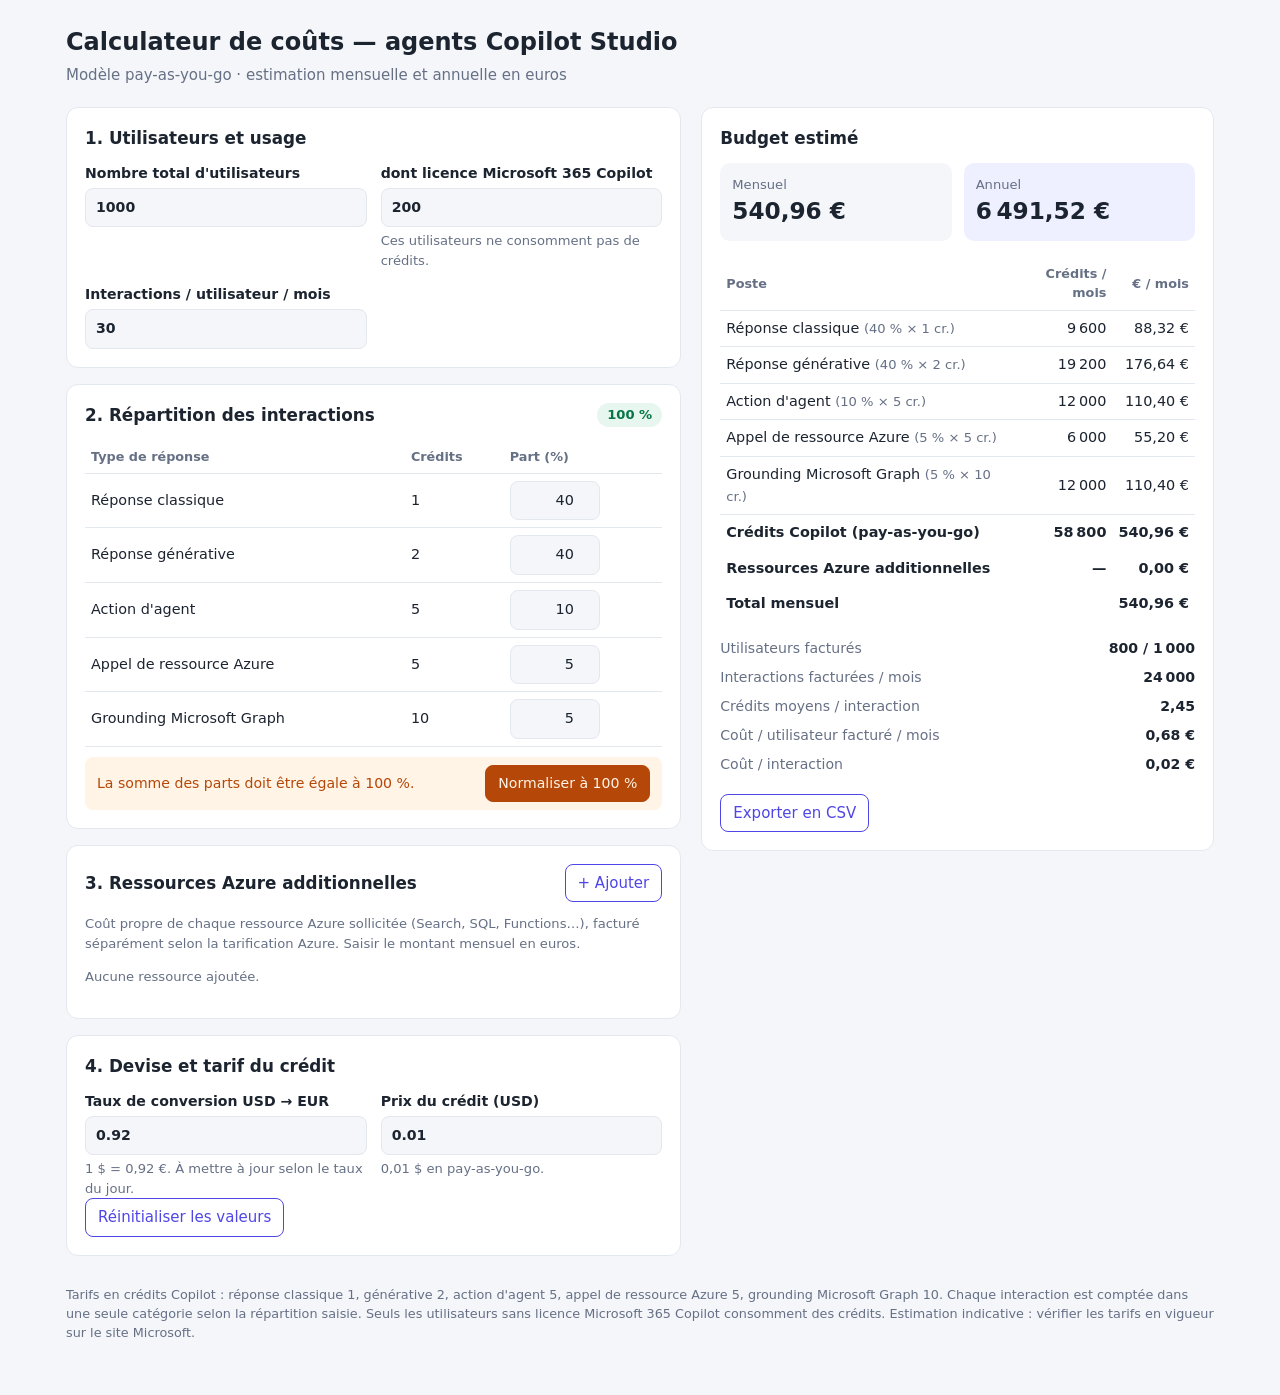
<file: copilot-calculator/index.html>
<!DOCTYPE html>
<html lang="fr">
<head>
<meta charset="UTF-8">
<meta name="viewport" content="width=device-width, initial-scale=1.0">
<title>Calculateur de coûts Copilot Studio</title>
<link rel="stylesheet" href="style.css">
</head>
<body>
<div class="page">
  <header>
    <h1>Calculateur de coûts — agents Copilot Studio</h1>
    <p class="subtitle">Modèle pay-as-you-go · estimation mensuelle et annuelle en euros</p>
  </header>

  <div class="layout">
    <div class="inputs">
      <section class="card">
        <h2>1. Utilisateurs et usage</h2>
        <div class="grid">
          <label>Nombre total d'utilisateurs
            <input type="number" id="totalUsers" min="0" step="1">
          </label>
          <label>dont licence Microsoft 365 Copilot
            <input type="number" id="licensedUsers" min="0" step="1">
            <small id="licenseHint">Ces utilisateurs ne consomment pas de crédits.</small>
          </label>
          <label>Interactions / utilisateur / mois
            <input type="number" id="interactions" min="0" step="1">
          </label>
        </div>
      </section>

      <section class="card">
        <div class="card-head">
          <h2>2. Répartition des interactions</h2>
          <span id="pctBadge" class="badge">100 %</span>
        </div>
        <table class="types">
          <thead><tr><th>Type de réponse</th><th>Crédits</th><th>Part (%)</th></tr></thead>
          <tbody id="typesBody"></tbody>
        </table>
        <div id="pctWarning" class="warning" hidden>
          La somme des parts doit être égale à 100 %.
          <button type="button" id="normalize">Normaliser à 100 %</button>
        </div>
      </section>

      <section class="card">
        <div class="card-head">
          <h2>3. Ressources Azure additionnelles</h2>
          <button type="button" id="addAzure" class="secondary">+ Ajouter</button>
        </div>
        <p class="help">Coût propre de chaque ressource Azure sollicitée (Search, SQL, Functions…), facturé séparément selon la tarification Azure. Saisir le montant mensuel en euros.</p>
        <div id="azureList"></div>
        <p class="empty" id="azureEmpty">Aucune ressource ajoutée.</p>
      </section>

      <section class="card">
        <h2>4. Devise et tarif du crédit</h2>
        <div class="grid">
          <label>Taux de conversion USD → EUR
            <input type="number" id="usdToEur" min="0" step="0.0001">
            <small>1 $ = <span id="fxShow"></span> €. À mettre à jour selon le taux du jour.</small>
          </label>
          <label>Prix du crédit (USD)
            <input type="number" id="creditPrice" min="0" step="0.001">
            <small>0,01 $ en pay-as-you-go.</small>
          </label>
        </div>
        <button type="button" id="reset" class="secondary">Réinitialiser les valeurs</button>
      </section>
    </div>

    <aside class="results">
      <section class="card sticky">
        <h2>Budget estimé</h2>
        <div class="kpis">
          <div class="kpi"><span>Mensuel</span><strong id="monthly">—</strong></div>
          <div class="kpi main"><span>Annuel</span><strong id="annual">—</strong></div>
        </div>

        <table class="breakdown">
          <thead><tr><th>Poste</th><th>Crédits / mois</th><th>€ / mois</th></tr></thead>
          <tbody id="breakdownBody"></tbody>
          <tfoot id="breakdownFoot"></tfoot>
        </table>

        <dl class="stats">
          <div><dt>Utilisateurs facturés</dt><dd id="sBillable"></dd></div>
          <div><dt>Interactions facturées / mois</dt><dd id="sInteractions"></dd></div>
          <div><dt>Crédits moyens / interaction</dt><dd id="sAvg"></dd></div>
          <div><dt>Coût / utilisateur facturé / mois</dt><dd id="sPerUser"></dd></div>
          <div><dt>Coût / interaction</dt><dd id="sPerInter"></dd></div>
        </dl>
        <button type="button" id="exportCsv" class="secondary">Exporter en CSV</button>
      </section>
    </aside>
  </div>

  <footer>
    <p>Tarifs en crédits Copilot : réponse classique 1, générative 2, action d'agent 5, appel de ressource Azure 5, grounding Microsoft Graph 10. Chaque interaction est comptée dans une seule catégorie selon la répartition saisie. Seuls les utilisateurs sans licence Microsoft 365 Copilot consomment des crédits. Estimation indicative : vérifier les tarifs en vigueur sur le site Microsoft.</p>
  </footer>
</div>
<script src="calc.js"></script>
<script src="app.js"></script>
</body>
</html>
</file>
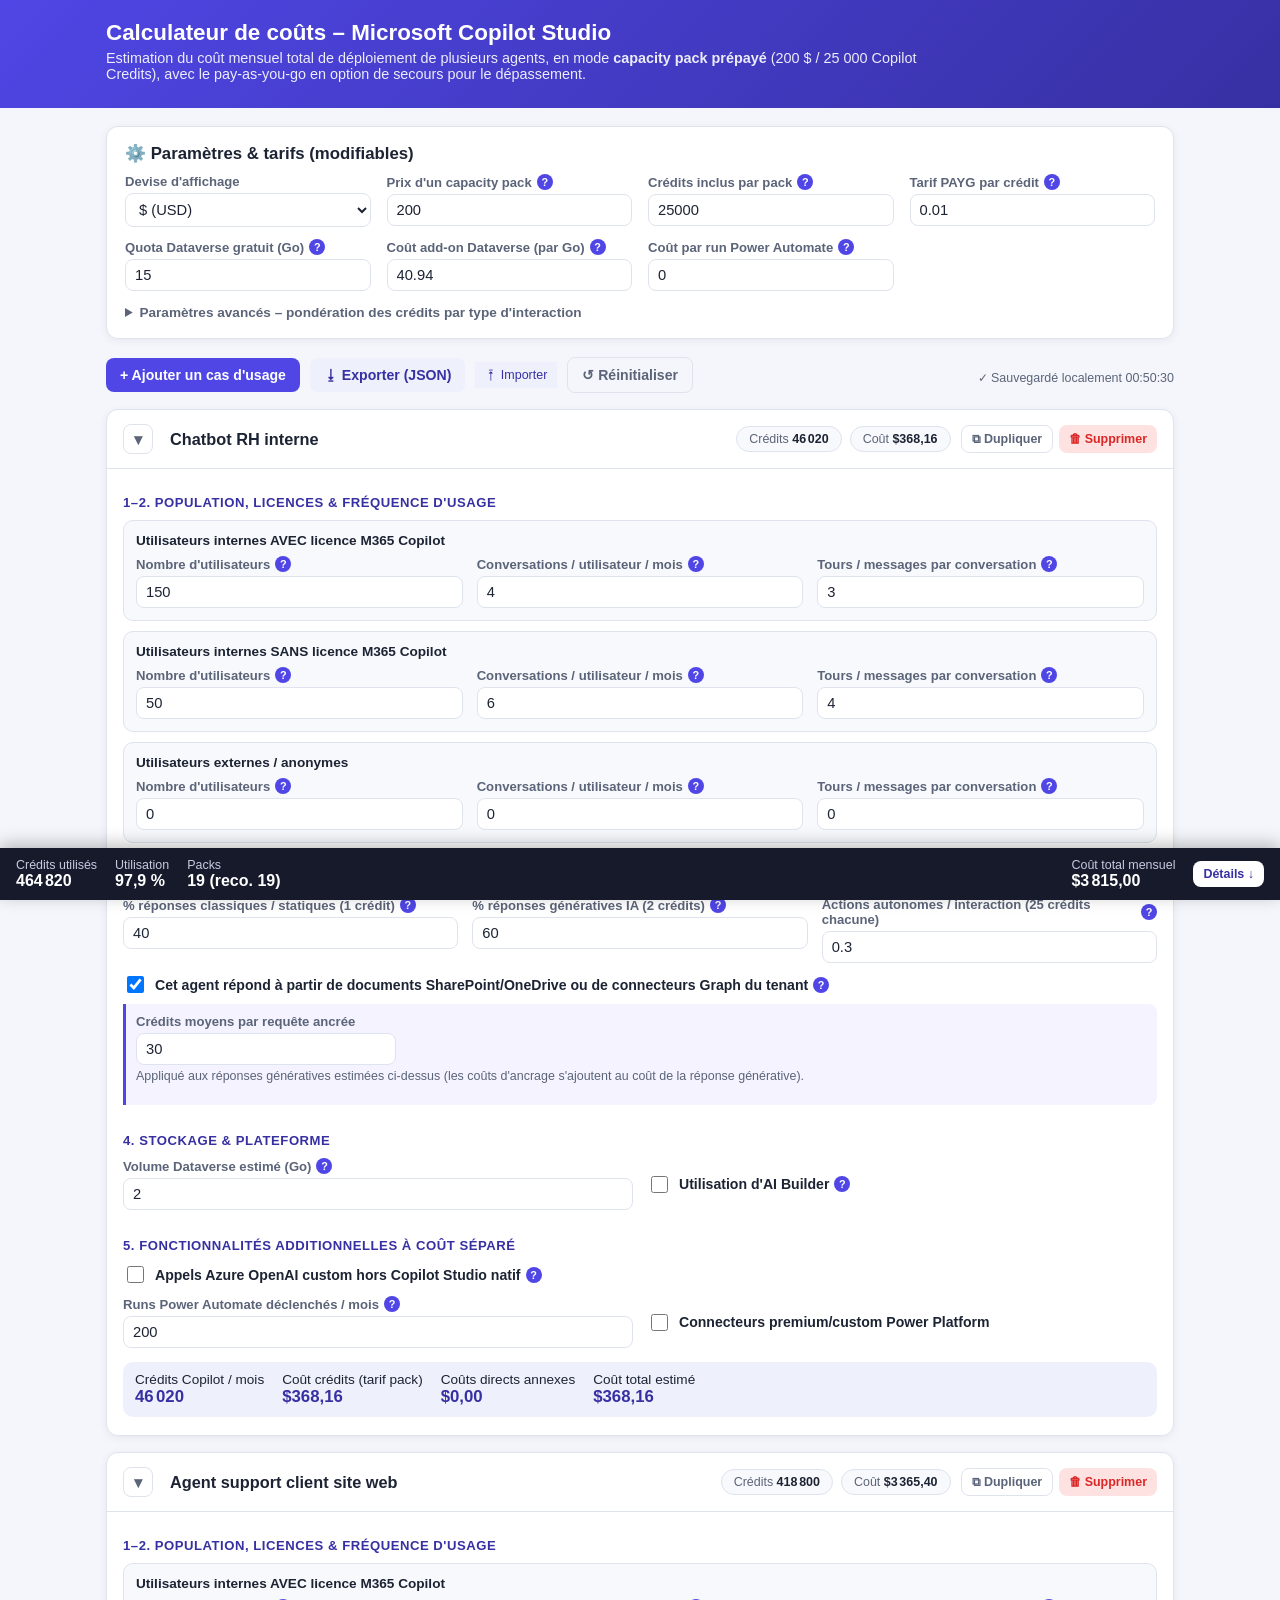
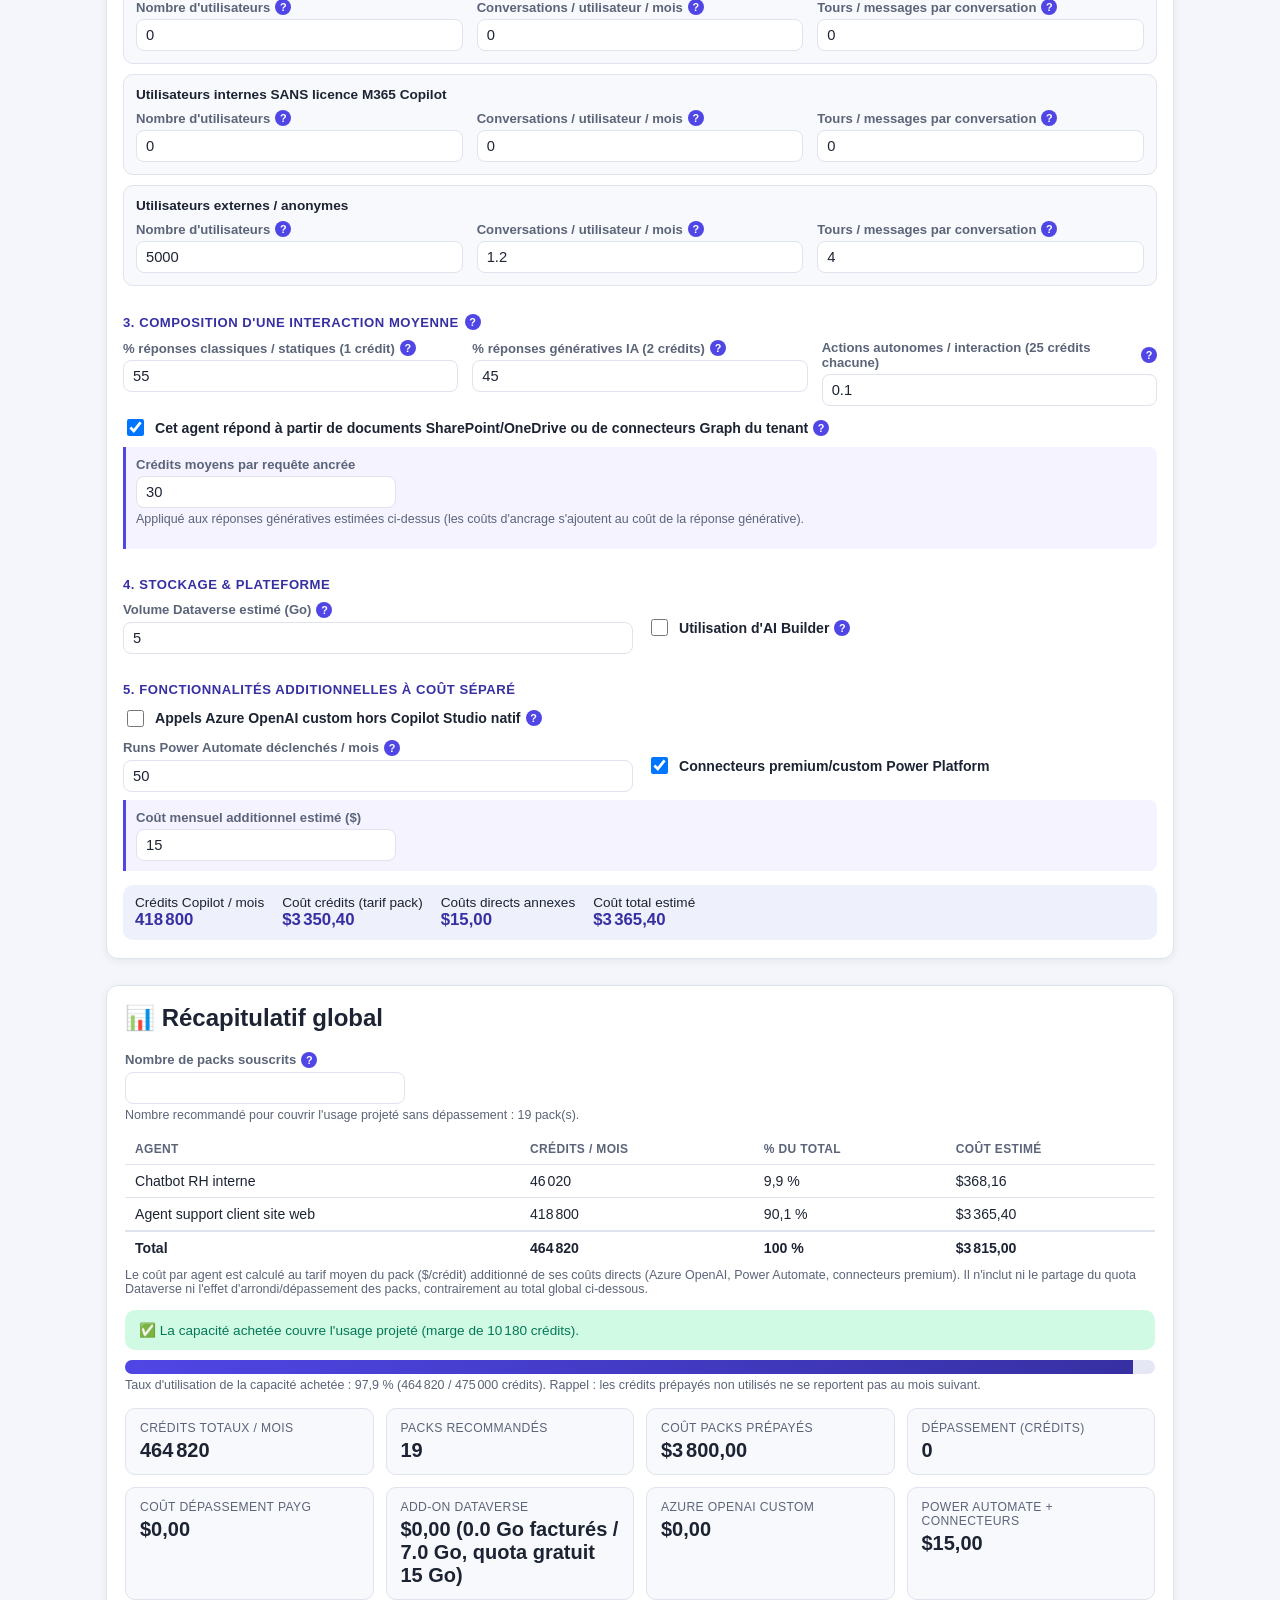
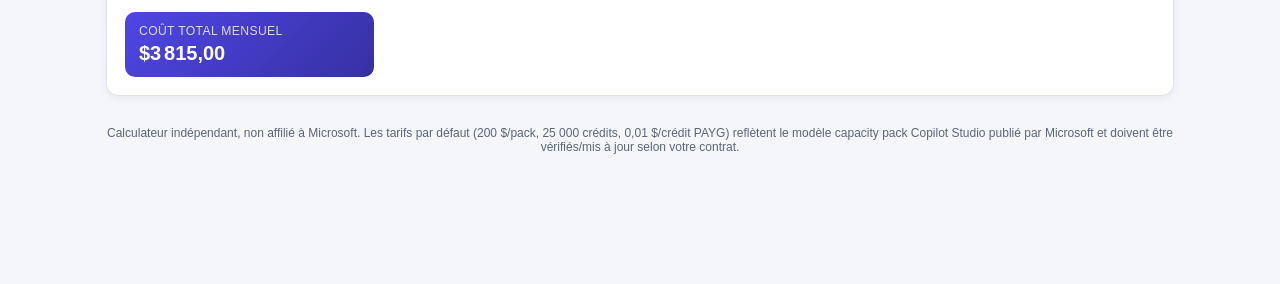
<file: copilot-studio-cost-calculator.html>
<!DOCTYPE html>
<html lang="fr">
<head>
<meta charset="UTF-8">
<meta name="viewport" content="width=device-width, initial-scale=1.0">
<title>Calculateur de coûts – Microsoft Copilot Studio</title>
<style>
  :root{
    --bg:#f4f6fb;
    --panel:#ffffff;
    --panel-alt:#f8f9fc;
    --border:#dfe3ee;
    --text:#1c2333;
    --muted:#5b6478;
    --primary:#4f46e5;
    --primary-dark:#3730a3;
    --danger:#dc2626;
    --danger-bg:#fee2e2;
    --warn:#b45309;
    --warn-bg:#fef3c7;
    --ok:#047857;
    --ok-bg:#d1fae5;
    --shadow: 0 2px 10px rgba(20,25,50,.06);
    --radius:12px;
  }
  *{box-sizing:border-box;}
  body{
    margin:0;
    font-family: 'Segoe UI', Roboto, -apple-system, Arial, sans-serif;
    background:var(--bg);
    color:var(--text);
    padding-bottom:120px;
  }
  header.top{
    background:linear-gradient(135deg,var(--primary),var(--primary-dark));
    color:#fff;
    padding:20px 16px 26px;
  }
  header.top h1{
    margin:0 0 4px;
    font-size:1.4rem;
  }
  header.top p{
    margin:0;
    opacity:.9;
    font-size:.9rem;
    max-width:820px;
  }
  .container{
    max-width:1100px;
    margin:0 auto;
    padding:0 16px;
  }
  .card{
    background:var(--panel);
    border:1px solid var(--border);
    border-radius:var(--radius);
    box-shadow:var(--shadow);
    margin-top:18px;
  }
  .settings-panel{
    padding:16px 18px 18px;
  }
  .settings-panel h2, .section h2{
    font-size:1.05rem;
    margin:0 0 10px;
  }
  .settings-grid{
    display:grid;
    grid-template-columns:repeat(auto-fit,minmax(210px,1fr));
    gap:12px 16px;
  }
  .field{
    display:flex;
    flex-direction:column;
    gap:4px;
  }
  .field label{
    font-size:.82rem;
    font-weight:600;
    color:var(--muted);
    display:flex;
    align-items:center;
    gap:5px;
  }
  .field input[type=number], .field input[type=text], .field select{
    padding:7px 9px;
    border:1px solid var(--border);
    border-radius:8px;
    font-size:.92rem;
    background:#fff;
    color:var(--text);
    width:100%;
  }
  .field input:focus, .field select:focus{
    outline:2px solid var(--primary);
    outline-offset:1px;
  }
  .checkbox-field{
    flex-direction:row;
    align-items:center;
    gap:8px;
  }
  .checkbox-field label{
    font-weight:600;
    color:var(--text);
    font-size:.88rem;
  }
  .checkbox-field input{
    width:17px;height:17px;
  }
  /* tooltip */
  .tip{
    display:inline-flex;
    align-items:center;
    justify-content:center;
    width:16px;height:16px;
    border-radius:50%;
    background:var(--primary);
    color:#fff;
    font-size:.68rem;
    font-weight:700;
    cursor:help;
    position:relative;
    flex:none;
  }
  .tip:hover::after, .tip:focus::after{
    content: attr(data-tip);
    position:absolute;
    left:50%;
    bottom:135%;
    transform:translateX(-50%);
    background:#1c2333;
    color:#fff;
    padding:8px 10px;
    border-radius:8px;
    font-size:.75rem;
    font-weight:400;
    line-height:1.35;
    width:240px;
    max-width:60vw;
    box-shadow:0 6px 18px rgba(0,0,0,.25);
    z-index:50;
    white-space:normal;
    text-align:left;
  }
  .tip:hover::before, .tip:focus::before{
    content:"";
    position:absolute;
    left:50%;
    bottom:118%;
    transform:translateX(-50%);
    border:6px solid transparent;
    border-top-color:#1c2333;
    z-index:50;
  }

  /* top action bar */
  .top-actions{
    display:flex;
    flex-wrap:wrap;
    gap:10px;
    margin-top:18px;
    align-items:center;
  }
  button{
    font-family:inherit;
    cursor:pointer;
    border:none;
    border-radius:8px;
    padding:9px 14px;
    font-size:.88rem;
    font-weight:600;
  }
  .btn-primary{ background:var(--primary); color:#fff; }
  .btn-primary:hover{ background:var(--primary-dark); }
  .btn-secondary{ background:#eef0fb; color:var(--primary-dark); }
  .btn-secondary:hover{ background:#e0e3fb; }
  .btn-ghost{ background:transparent; color:var(--muted); border:1px solid var(--border); }
  .btn-ghost:hover{ background:var(--panel-alt); }
  .btn-danger{ background:var(--danger-bg); color:var(--danger); }
  .btn-danger:hover{ background:#fecaca; }
  .btn-sm{ padding:6px 10px; font-size:.78rem; }

  /* agent card */
  .agent-card{
    margin-top:16px;
  }
  .agent-head{
    display:flex;
    align-items:center;
    gap:10px;
    padding:14px 16px;
    flex-wrap:wrap;
  }
  .agent-head .name-input{
    font-size:1.02rem;
    font-weight:700;
    border:1px solid transparent;
    background:transparent;
    padding:4px 6px;
    border-radius:6px;
    flex:1 1 220px;
    min-width:160px;
    color:var(--text);
  }
  .agent-head .name-input:hover, .agent-head .name-input:focus{
    border-color:var(--border);
    background:#fff;
  }
  .agent-badges{
    display:flex;
    gap:8px;
    flex-wrap:wrap;
  }
  .badge{
    background:var(--panel-alt);
    border:1px solid var(--border);
    border-radius:20px;
    padding:5px 12px;
    font-size:.78rem;
    color:var(--muted);
    white-space:nowrap;
  }
  .badge b{ color:var(--text); }
  .agent-actions{
    display:flex;
    gap:6px;
    flex-wrap:wrap;
  }
  .collapse-toggle{
    background:transparent;
    border:1px solid var(--border);
    width:30px;height:30px;
    border-radius:8px;
    font-size:1rem;
    display:flex;align-items:center;justify-content:center;
    color:var(--muted);
  }
  .agent-body{
    padding:0 16px 18px;
    border-top:1px solid var(--border);
  }
  .agent-body.hidden{ display:none; }
  .section{
    margin-top:16px;
    padding-top:12px;
  }
  .section:first-child{ margin-top:14px; }
  .section-title{
    font-size:.82rem;
    text-transform:uppercase;
    letter-spacing:.04em;
    color:var(--primary-dark);
    font-weight:700;
    margin-bottom:10px;
    display:flex;
    align-items:center;
    gap:6px;
  }
  .category-block{
    background:var(--panel-alt);
    border:1px solid var(--border);
    border-radius:10px;
    padding:12px;
    margin-bottom:10px;
  }
  .category-block h4{
    margin:0 0 8px;
    font-size:.85rem;
    color:var(--text);
  }
  .grid3{
    display:grid;
    grid-template-columns:repeat(auto-fit,minmax(180px,1fr));
    gap:10px 14px;
  }
  .grid2{
    display:grid;
    grid-template-columns:repeat(auto-fit,minmax(220px,1fr));
    gap:10px 14px;
  }
  .conditional-block{
    margin-top:8px;
    padding:10px;
    border-left:3px solid var(--primary);
    background:#f4f3ff;
    border-radius:0 8px 8px 0;
  }
  .conditional-block.hidden{ display:none; }
  .note{
    font-size:.78rem;
    color:var(--muted);
    margin-top:4px;
  }
  .subtotal-row{
    display:flex;
    gap:18px;
    flex-wrap:wrap;
    margin-top:14px;
    padding:10px 12px;
    background:#eef0fb;
    border-radius:10px;
    font-size:.85rem;
  }
  .subtotal-row div b{ display:block; font-size:1.05rem; color:var(--primary-dark); }

  /* summary */
  .summary-section{
    margin-top:26px;
    padding:18px;
  }
  table.summary-table{
    width:100%;
    border-collapse:collapse;
    margin-top:12px;
    font-size:.88rem;
  }
  table.summary-table th, table.summary-table td{
    text-align:left;
    padding:8px 10px;
    border-bottom:1px solid var(--border);
  }
  table.summary-table th{
    color:var(--muted);
    font-size:.75rem;
    text-transform:uppercase;
    letter-spacing:.03em;
  }
  table.summary-table tr:last-child td{ font-weight:700; border-bottom:none; border-top:2px solid var(--border); }
  .totals-grid{
    display:grid;
    grid-template-columns:repeat(auto-fit,minmax(200px,1fr));
    gap:12px;
    margin-top:16px;
  }
  .total-box{
    background:var(--panel-alt);
    border:1px solid var(--border);
    border-radius:10px;
    padding:12px 14px;
  }
  .total-box .lbl{
    font-size:.76rem;
    color:var(--muted);
    text-transform:uppercase;
    letter-spacing:.03em;
  }
  .total-box .val{
    font-size:1.25rem;
    font-weight:700;
    margin-top:4px;
    color:var(--text);
  }
  .total-box.highlight{
    background:linear-gradient(135deg,var(--primary),var(--primary-dark));
    border:none;
  }
  .total-box.highlight .lbl{ color:rgba(255,255,255,.8); }
  .total-box.highlight .val{ color:#fff; }
  .warning-banner{
    margin-top:14px;
    padding:12px 14px;
    border-radius:10px;
    background:var(--warn-bg);
    color:var(--warn);
    font-size:.85rem;
    display:flex;
    gap:8px;
    align-items:flex-start;
  }
  .ok-banner{
    margin-top:14px;
    padding:12px 14px;
    border-radius:10px;
    background:var(--ok-bg);
    color:var(--ok);
    font-size:.85rem;
    display:flex;
    gap:8px;
    align-items:flex-start;
  }
  .progress-wrap{
    margin-top:10px;
    background:#e5e7f5;
    border-radius:20px;
    height:14px;
    overflow:hidden;
    position:relative;
  }
  .progress-bar{
    height:100%;
    background:linear-gradient(90deg,var(--primary),var(--primary-dark));
    transition:width .25s ease;
  }
  .progress-bar.over{ background:linear-gradient(90deg,#dc2626,#991b1b); }

  /* sticky footer bar */
  .sticky-bar{
    position:fixed;
    left:0; right:0; bottom:0;
    background:#161a2b;
    color:#fff;
    padding:10px 16px;
    display:flex;
    gap:18px;
    align-items:center;
    flex-wrap:wrap;
    z-index:40;
    box-shadow:0 -4px 16px rgba(0,0,0,.25);
  }
  .sticky-bar .item{
    font-size:.78rem;
    color:#c7cbe0;
    white-space:nowrap;
  }
  .sticky-bar .item b{
    display:block;
    font-size:1rem;
    color:#fff;
  }
  .sticky-bar .spacer{ flex:1; }
  .sticky-bar button{ background:#fff; color:var(--primary-dark); }

  footer.credits{
    text-align:center;
    color:var(--muted);
    font-size:.75rem;
    margin:30px 0 10px;
  }

  @media (max-width:640px){
    header.top h1{ font-size:1.15rem; }
    .agent-head{ padding:12px; }
    .sticky-bar{ font-size:.75rem; gap:10px; }
    .sticky-bar .item b{ font-size:.9rem; }
    .settings-grid, .grid3, .grid2{ grid-template-columns:1fr 1fr; }
  }
  @media (max-width:420px){
    .settings-grid, .grid3, .grid2{ grid-template-columns:1fr; }
  }
</style>
</head>
<body>

<header class="top">
  <div class="container">
    <h1>Calculateur de coûts – Microsoft Copilot Studio</h1>
    <p>Estimation du coût mensuel total de déploiement de plusieurs agents, en mode <b>capacity pack prépayé</b> (200&nbsp;$ / 25&nbsp;000 Copilot Credits), avec le pay-as-you-go en option de secours pour le dépassement.</p>
  </div>
</header>

<div class="container">

  <!-- Paramètres globaux -->
  <div class="card settings-panel">
    <h2>⚙️ Paramètres &amp; tarifs (modifiables)</h2>
    <div class="settings-grid">
      <div class="field">
        <label>Devise d'affichage</label>
        <select id="set-currency">
          <option value="USD">$ (USD)</option>
          <option value="EUR">€ (EUR)</option>
        </select>
      </div>
      <div class="field">
        <label>Prix d'un capacity pack <span class="tip" tabindex="0" data-tip="Prix mensuel prépayé d'un pack de capacité Copilot Studio. Valeur standard Microsoft : 200 $ pour 25 000 Copilot Credits.">?</span></label>
        <input type="number" id="set-packPrice" min="0" step="1">
      </div>
      <div class="field">
        <label>Crédits inclus par pack <span class="tip" tabindex="0" data-tip="Nombre de Copilot Credits inclus dans un capacity pack prépayé. Valeur standard : 25 000.">?</span></label>
        <input type="number" id="set-creditsPerPack" min="1" step="100">
      </div>
      <div class="field">
        <label>Tarif PAYG par crédit <span class="tip" tabindex="0" data-tip="Coût d'un Copilot Credit consommé au-delà des packs prépayés, en mode pay-as-you-go. Valeur standard : 0,01 $/crédit.">?</span></label>
        <input type="number" id="set-paygRate" min="0" step="0.001">
      </div>
      <div class="field">
        <label>Quota Dataverse gratuit (Go) <span class="tip" tabindex="0" data-tip="Quota de stockage Dataverse inclus gratuitement au niveau du tenant, partagé entre tous les agents. Valeur standard : 15 Go.">?</span></label>
        <input type="number" id="set-dataverseFreeGB" min="0" step="1">
      </div>
      <div class="field">
        <label>Coût add-on Dataverse (par Go) <span class="tip" tabindex="0" data-tip="Coût mensuel de l'add-on de stockage Dataverse au-delà du quota gratuit partagé, par Go et par mois.">?</span></label>
        <input type="number" id="set-dataverseCostPerGB" min="0" step="0.5">
      </div>
      <div class="field">
        <label>Coût par run Power Automate <span class="tip" tabindex="0" data-tip="Coût unitaire estimé d'un run Power Automate déclenché par un agent, selon la licence Power Automate de l'organisation (peut être 0 si couvert par un plan existant).">?</span></label>
        <input type="number" id="set-paCostPerRun" min="0" step="0.001">
      </div>
    </div>

    <details style="margin-top:14px;">
      <summary style="cursor:pointer;font-size:.85rem;color:var(--muted);font-weight:600;">Paramètres avancés – pondération des crédits par type d'interaction</summary>
      <div class="settings-grid" style="margin-top:12px;">
        <div class="field">
          <label>Crédits / réponse classique <span class="tip" tabindex="0" data-tip="Coût en Copilot Credits d'une réponse classique/statique (flux prédéfini ou FAQ statique). Valeur standard : 1.">?</span></label>
          <input type="number" id="set-wStatic" min="0" step="0.5">
        </div>
        <div class="field">
          <label>Crédits / réponse générative <span class="tip" tabindex="0" data-tip="Coût en Copilot Credits d'une réponse générative composée par un modèle de langage. Valeur standard : 2.">?</span></label>
          <input type="number" id="set-wGenerative" min="0" step="0.5">
        </div>
        <div class="field">
          <label>Crédits / action autonome <span class="tip" tabindex="0" data-tip="Coût en Copilot Credits d'une action autonome (connecteur Power Platform, flux Power Automate déclenché par l'agent). Valeur standard : 25. Toujours facturées, même pour les utilisateurs licenciés M365 Copilot.">?</span></label>
          <input type="number" id="set-wAction" min="0" step="1">
        </div>
      </div>
    </details>
  </div>

  <div class="top-actions">
    <button class="btn-primary" id="btn-add-agent">+ Ajouter un cas d'usage</button>
    <button class="btn-secondary" id="btn-export">⭳ Exporter (JSON)</button>
    <label class="btn-secondary btn-sm" style="display:inline-flex;align-items:center;cursor:pointer;">
      ⭱ Importer
      <input type="file" id="import-file" accept="application/json" style="display:none;">
    </label>
    <button class="btn-ghost" id="btn-reset">↺ Réinitialiser</button>
    <span class="note" id="save-indicator" style="margin-left:auto;"></span>
  </div>

  <div id="agents-container"></div>

  <!-- Récapitulatif global -->
  <div class="card summary-section" id="summary-section">
    <h2 style="margin-top:0;">📊 Récapitulatif global</h2>

    <div class="field" style="max-width:280px;">
      <label>Nombre de packs souscrits <span class="tip" tabindex="0" data-tip="Nombre de capacity packs réellement achetés/prévus ce mois. Par défaut égal au nombre recommandé (arrondi au supérieur des crédits totaux ÷ crédits par pack), mais modifiable pour simuler un scénario de dépassement.">?</span></label>
      <input type="number" id="set-packsPurchased" min="0" step="1">
    </div>
    <div class="note" id="packs-recommended-note"></div>

    <table class="summary-table">
      <thead>
        <tr><th>Agent</th><th>Crédits / mois</th><th>% du total</th><th>Coût estimé</th></tr>
      </thead>
      <tbody id="summary-tbody"></tbody>
    </table>
    <p class="note">Le coût par agent est calculé au tarif moyen du pack ($/crédit) additionné de ses coûts directs (Azure OpenAI, Power Automate, connecteurs premium). Il n'inclut ni le partage du quota Dataverse ni l'effet d'arrondi/dépassement des packs, contrairement au total global ci-dessous.</p>

    <div id="warning-zone"></div>

    <div class="progress-wrap">
      <div class="progress-bar" id="usage-progress"></div>
    </div>
    <p class="note" id="usage-progress-label"></p>

    <div class="totals-grid">
      <div class="total-box">
        <div class="lbl">Crédits totaux / mois</div>
        <div class="val" id="tot-credits">–</div>
      </div>
      <div class="total-box">
        <div class="lbl">Packs recommandés</div>
        <div class="val" id="tot-packs-reco">–</div>
      </div>
      <div class="total-box">
        <div class="lbl">Coût packs prépayés</div>
        <div class="val" id="tot-prepaid">–</div>
      </div>
      <div class="total-box">
        <div class="lbl">Dépassement (crédits)</div>
        <div class="val" id="tot-overage-credits">–</div>
      </div>
      <div class="total-box">
        <div class="lbl">Coût dépassement PAYG</div>
        <div class="val" id="tot-overage-cost">–</div>
      </div>
      <div class="total-box">
        <div class="lbl">Add-on Dataverse</div>
        <div class="val" id="tot-dataverse">–</div>
      </div>
      <div class="total-box">
        <div class="lbl">Azure OpenAI custom</div>
        <div class="val" id="tot-openai">–</div>
      </div>
      <div class="total-box">
        <div class="lbl">Power Automate + connecteurs</div>
        <div class="val" id="tot-pa">–</div>
      </div>
      <div class="total-box highlight">
        <div class="lbl">Coût total mensuel</div>
        <div class="val" id="tot-grand">–</div>
      </div>
    </div>
  </div>

  <footer class="credits">Calculateur indépendant, non affilié à Microsoft. Les tarifs par défaut (200 $/pack, 25 000 crédits, 0,01 $/crédit PAYG) reflètent le modèle capacity pack Copilot Studio publié par Microsoft et doivent être vérifiés/mis à jour selon votre contrat.</footer>
</div>

<div class="sticky-bar">
  <div class="item">Crédits utilisés<b id="bar-credits">–</b></div>
  <div class="item">Utilisation<b id="bar-util">–</b></div>
  <div class="item">Packs<b id="bar-packs">–</b></div>
  <div class="spacer"></div>
  <div class="item">Coût total mensuel<b id="bar-total">–</b></div>
  <button class="btn-sm" onclick="document.getElementById('summary-section').scrollIntoView({behavior:'smooth'})">Détails ↓</button>
</div>

<script>
(function(){
"use strict";

const STORAGE_KEY = "copilotStudioCostCalculator.v1";

function uid(){ return 'a' + Math.random().toString(36).slice(2,10) + Date.now().toString(36); }

function defaultAgent(name, overrides){
  const base = {
    id: uid(),
    name: name,
    collapsed: false,
    users: { licensed: 0, unlicensed: 0, external: 0 },
    freq: {
      licensed:   { conv: 0, turns: 3 },
      unlicensed: { conv: 0, turns: 3 },
      external:   { conv: 0, turns: 3 }
    },
    composition: {
      pctStatic: 50,
      pctGenerative: 50,
      actionsPerInteraction: 0,
      groundingEnabled: false,
      groundingCredits: 30
    },
    dataverseGB: 0,
    aiBuilder: false,
    azureOpenAI: { enabled: false, tokens: 0, cost: 0 },
    powerAutomate: { runs: 0 },
    premiumConnectors: { enabled: false, extraCost: 0 }
  };
  return Object.assign(base, overrides || {});
}

function defaultState(){
  return {
    settings: {
      currency: "USD",
      packPrice: 200,
      creditsPerPack: 25000,
      paygRate: 0.01,
      dataverseFreeGB: 15,
      dataverseCostPerGB: 40.94,
      paCostPerRun: 0,
      weights: { static: 1, generative: 2, action: 25 },
      packsPurchased: null // null = auto (recommandé)
    },
    agents: [
      defaultAgent("Chatbot RH interne", {
        users: { licensed: 150, unlicensed: 50, external: 0 },
        freq: {
          licensed:   { conv: 4, turns: 3 },
          unlicensed: { conv: 6, turns: 4 },
          external:   { conv: 0, turns: 0 }
        },
        composition: { pctStatic: 40, pctGenerative: 60, actionsPerInteraction: 0.3, groundingEnabled: true, groundingCredits: 30 },
        dataverseGB: 2,
        aiBuilder: false,
        azureOpenAI: { enabled: false, tokens: 0, cost: 0 },
        powerAutomate: { runs: 200 },
        premiumConnectors: { enabled: false, extraCost: 0 }
      }),
      defaultAgent("Agent support client site web", {
        users: { licensed: 0, unlicensed: 0, external: 5000 },
        freq: {
          licensed:   { conv: 0, turns: 0 },
          unlicensed: { conv: 0, turns: 0 },
          external:   { conv: 1.2, turns: 4 }
        },
        composition: { pctStatic: 55, pctGenerative: 45, actionsPerInteraction: 0.1, groundingEnabled: true, groundingCredits: 30 },
        dataverseGB: 5,
        aiBuilder: false,
        azureOpenAI: { enabled: false, tokens: 0, cost: 0 },
        powerAutomate: { runs: 50 },
        premiumConnectors: { enabled: true, extraCost: 15 }
      })
    ]
  };
}

function loadState(){
  try{
    const raw = localStorage.getItem(STORAGE_KEY);
    if(raw){
      const parsed = JSON.parse(raw);
      if(parsed && parsed.settings && Array.isArray(parsed.agents)) return parsed;
    }
  }catch(e){ console.warn("localStorage indisponible ou corrompu, valeurs par défaut utilisées.", e); }
  return defaultState();
}

let state = loadState();
let saveTimer = null;
function scheduleSave(){
  clearTimeout(saveTimer);
  const ind = document.getElementById('save-indicator');
  if(ind) ind.textContent = "Enregistrement…";
  saveTimer = setTimeout(()=>{
    try{
      localStorage.setItem(STORAGE_KEY, JSON.stringify(state));
      if(ind){
        ind.textContent = "✓ Sauvegardé localement " + new Date().toLocaleTimeString('fr-FR');
      }
    }catch(e){
      if(ind) ind.textContent = "⚠ Sauvegarde locale impossible";
    }
  }, 350);
}

function escapeHtml(str){
  return String(str).replace(/[&<>"']/g, c => ({'&':'&amp;','<':'&lt;','>':'&gt;','"':'&quot;',"'":'&#39;'}[c]));
}
function num(v){ const n = parseFloat(v); return isNaN(n) ? 0 : n; }

function fmtCredits(n){
  return Math.round(n).toLocaleString('fr-FR');
}
function currencySymbol(){ return state.settings.currency === 'EUR' ? '€' : '$'; }
function fmtMoney(n){
  const sym = currencySymbol();
  const val = (Math.round((n + Number.EPSILON) * 100) / 100).toLocaleString('fr-FR', {minimumFractionDigits:2, maximumFractionDigits:2});
  return sym === '€' ? (val + ' €') : ('$' + val);
}
function fmtPct(n){
  return (Math.round(n*10)/10).toLocaleString('fr-FR') + ' %';
}

// ---------- Calcul métier ----------

function computeAgentCredits(agent, weights){
  const categories = ['licensed','unlicensed','external'];
  let totalCredits = 0;
  const breakdown = {};
  categories.forEach(cat=>{
    const u = num(agent.users[cat]);
    const conv = num(agent.freq[cat].conv);
    const turns = num(agent.freq[cat].turns);
    const totalTurns = u * conv * turns;
    const billableInteractive = cat !== 'licensed'; // licence M365 Copilot = usage interactif inclus

    const staticCred = totalTurns * (num(agent.composition.pctStatic)/100) * weights.static;
    const genCred = totalTurns * (num(agent.composition.pctGenerative)/100) * weights.generative;
    const groundCred = agent.composition.groundingEnabled
      ? totalTurns * (num(agent.composition.pctGenerative)/100) * num(agent.composition.groundingCredits)
      : 0;
    const actionCred = totalTurns * num(agent.composition.actionsPerInteraction) * weights.action; // toujours facturé

    const catCredits = actionCred + (billableInteractive ? (staticCred + genCred + groundCred) : 0);
    totalCredits += catCredits;
    breakdown[cat] = { totalTurns, staticCred, genCred, groundCred, actionCred, catCredits, billableInteractive };
  });
  return { totalCredits, breakdown };
}

function computeAgentDirectCosts(agent, settings){
  const azureOpenAICost = agent.azureOpenAI.enabled ? num(agent.azureOpenAI.cost) : 0;
  const powerAutomateCost = num(agent.powerAutomate.runs) * num(settings.paCostPerRun);
  const premiumConnectorCost = agent.premiumConnectors.enabled ? num(agent.premiumConnectors.extraCost) : 0;
  return { azureOpenAICost, powerAutomateCost, premiumConnectorCost };
}

function computeAgentFull(agent, settings){
  const { totalCredits, breakdown } = computeAgentCredits(agent, settings.weights);
  const direct = computeAgentDirectCosts(agent, settings);
  const blendedRate = settings.creditsPerPack > 0 ? (num(settings.packPrice) / num(settings.creditsPerPack)) : 0;
  const creditCost = totalCredits * blendedRate;
  const totalCost = creditCost + direct.azureOpenAICost + direct.powerAutomateCost + direct.premiumConnectorCost;
  return { totalCredits, breakdown, direct, creditCost, totalCost };
}

function computeGlobal(){
  const settings = state.settings;
  const perAgent = state.agents.map(a => ({ agent: a, calc: computeAgentFull(a, settings) }));

  const totalCredits = perAgent.reduce((s,x)=>s + x.calc.totalCredits, 0);
  const totalGB = state.agents.reduce((s,a)=>s + num(a.dataverseGB), 0);
  const freeGB = num(settings.dataverseFreeGB);
  const billableGB = Math.max(0, totalGB - freeGB);
  const dataverseAddonCost = billableGB * num(settings.dataverseCostPerGB);

  const packsRecommended = settings.creditsPerPack > 0 ? Math.ceil(totalCredits / settings.creditsPerPack) : 0;
  const packsPurchased = (settings.packsPurchased === null || settings.packsPurchased === undefined || settings.packsPurchased === '')
    ? packsRecommended
    : Math.max(0, Math.round(num(settings.packsPurchased)));

  const purchasedCapacity = packsPurchased * num(settings.creditsPerPack);
  const overageCredits = Math.max(0, totalCredits - purchasedCapacity);
  const overageCost = overageCredits * num(settings.paygRate);
  const prepaidCost = packsPurchased * num(settings.packPrice);
  const utilizationPct = purchasedCapacity > 0 ? (Math.min(totalCredits, purchasedCapacity) / purchasedCapacity * 100) : (totalCredits > 0 ? 100 : 0);

  const azureOpenAITotal = perAgent.reduce((s,x)=>s + x.calc.direct.azureOpenAICost, 0);
  const powerAutomateTotal = perAgent.reduce((s,x)=>s + x.calc.direct.powerAutomateCost + x.calc.direct.premiumConnectorCost, 0);

  const grandTotal = prepaidCost + overageCost + dataverseAddonCost + azureOpenAITotal + powerAutomateTotal;

  const aiBuilderWarning = state.agents.some(a => a.aiBuilder);

  return {
    perAgent, totalCredits, totalGB, freeGB, billableGB, dataverseAddonCost,
    packsRecommended, packsPurchased, purchasedCapacity, overageCredits, overageCost,
    prepaidCost, utilizationPct, azureOpenAITotal, powerAutomateTotal, grandTotal, aiBuilderWarning
  };
}

// ---------- Rendu ----------

function tip(text){
  return `<span class="tip" tabindex="0" data-tip="${escapeHtml(text)}">?</span>`;
}

function categoryLabel(cat){
  return { licensed: 'Utilisateurs internes AVEC licence M365 Copilot',
           unlicensed: 'Utilisateurs internes SANS licence M365 Copilot',
           external: 'Utilisateurs externes / anonymes' }[cat];
}

function renderCategoryBlock(agent, cat){
  const f = agent.freq[cat];
  const u = agent.users[cat];
  const userTip = cat === 'licensed'
    ? "Vérifiable dans Microsoft 365 admin center → Utilisateurs → Licences actives, filtrer sur \"Microsoft 365 Copilot\"."
    : (cat === 'unlicensed'
        ? "Employés ou collaborateurs internes qui utilisent l'agent mais n'ont pas de licence M365 Copilot individuelle."
        : "Utilisateurs grand public sans compte Microsoft (ex: visiteurs d'un site web, clients).");
  return `
  <div class="category-block" data-cat="${cat}">
    <h4>${categoryLabel(cat)}</h4>
    <div class="grid3">
      <div class="field">
        <label>Nombre d'utilisateurs ${tip(userTip)}</label>
        <input type="number" min="0" step="1" data-field="users.${cat}" value="${u}">
      </div>
      <div class="field">
        <label>Conversations / utilisateur / mois ${tip("Si l'agent n'est pas encore lancé, estimer à partir du trafic actuel d'un canal équivalent (ex: nombre de tickets support/mois, ou visites sur la page où l'agent sera intégré).")}</label>
        <input type="number" min="0" step="0.1" data-field="freq.${cat}.conv" value="${f.conv}">
      </div>
      <div class="field">
        <label>Tours / messages par conversation ${tip("Nombre moyen d'allers-retours (tours) dans une conversation type. 2 à 3 par défaut.")}</label>
        <input type="number" min="0" step="0.5" data-field="freq.${cat}.turns" value="${f.turns}">
      </div>
    </div>
  </div>`;
}

function renderAgentCard(agent){
  const c = agent.composition;
  const ao = agent.azureOpenAI;
  const pc = agent.premiumConnectors;
  return `
  <div class="card agent-card" data-id="${agent.id}">
    <div class="agent-head">
      <button class="collapse-toggle" data-action="toggle-collapse" title="Réduire / déplier">${agent.collapsed ? '▸' : '▾'}</button>
      <input type="text" class="name-input" data-field="name" value="${escapeHtml(agent.name)}" placeholder="Nom du cas d'usage">
      <div class="agent-badges">
        <span class="badge">Crédits <b id="badge-credits-${agent.id}">–</b></span>
        <span class="badge">Coût <b id="badge-cost-${agent.id}">–</b></span>
      </div>
      <div class="agent-actions">
        <button class="btn-ghost btn-sm" data-action="duplicate">⧉ Dupliquer</button>
        <button class="btn-danger btn-sm" data-action="delete">🗑 Supprimer</button>
      </div>
    </div>
    <div class="agent-body ${agent.collapsed ? 'hidden' : ''}" id="body-${agent.id}">

      <div class="section">
        <div class="section-title">1–2. Population, licences &amp; fréquence d'usage</div>
        ${renderCategoryBlock(agent,'licensed')}
        ${renderCategoryBlock(agent,'unlicensed')}
        ${renderCategoryBlock(agent,'external')}
      </div>

      <div class="section">
        <div class="section-title">3. Composition d'une interaction moyenne ${tip("Ces coûts s'additionnent (ne sont pas exclusifs) : une même interaction peut être générative, ancrée sur Graph, et déclencher des actions.")}</div>
        <div class="grid3">
          <div class="field">
            <label>% réponses classiques / statiques (1 crédit) ${tip("Réponse basée sur un flux de conversation prédéfini ou une FAQ statique, sans appel à un modèle génératif.")}</label>
            <input type="number" min="0" max="100" step="1" data-field="composition.pctStatic" value="${c.pctStatic}">
          </div>
          <div class="field">
            <label>% réponses génératives IA (2 crédits) ${tip("Réponse composée dynamiquement par un modèle de langage à partir du contexte ou d'une base de connaissances.")}</label>
            <input type="number" min="0" max="100" step="1" data-field="composition.pctGenerative" value="${c.pctGenerative}">
          </div>
          <div class="field">
            <label>Actions autonomes / interaction (25 crédits chacune) ${tip("Déclencheurs automatiques, appels à des connecteurs Power Platform, ou flux Power Automate lancés par l'agent. Toujours facturées, même pour les utilisateurs licenciés M365 Copilot. Vérifiable dans Copilot Studio → panneau de test → \"activity map\".")}</label>
            <input type="number" min="0" step="0.05" data-field="composition.actionsPerInteraction" value="${c.actionsPerInteraction}">
          </div>
        </div>
        <div class="field checkbox-field" style="margin-top:10px;">
          <input type="checkbox" id="ground-${agent.id}" data-field="composition.groundingEnabled" ${c.groundingEnabled ? 'checked':''}>
          <label for="ground-${agent.id}">Cet agent répond à partir de documents SharePoint/OneDrive ou de connecteurs Graph du tenant ${tip("Vérifiable dans Copilot Studio → ouvrir l'agent → onglet \"Knowledge\" → regarder si SharePoint, OneDrive ou \"Graph connectors\" figure parmi les sources. Si le projet n'est pas encore construit, demander à l'équipe technique.")}</label>
        </div>
        <div class="conditional-block ${c.groundingEnabled ? '' : 'hidden'}" id="grounding-fields-${agent.id}">
          <div class="field" style="max-width:260px;">
            <label>Crédits moyens par requête ancrée</label>
            <input type="number" min="0" step="1" data-field="composition.groundingCredits" value="${c.groundingCredits}">
          </div>
          <p class="note">Appliqué aux réponses génératives estimées ci-dessus (les coûts d'ancrage s'ajoutent au coût de la réponse générative).</p>
        </div>
      </div>

      <div class="section">
        <div class="section-title">4. Stockage &amp; plateforme</div>
        <div class="grid2">
          <div class="field">
            <label>Volume Dataverse estimé (Go) ${tip("Vérifiable dans Power Platform admin center → environnement → Ressources → Stockage. 15 Go inclus par défaut au niveau du tenant, partagés entre tous les agents ; au-delà, coût d'add-on.")}</label>
            <input type="number" min="0" step="0.1" data-field="dataverseGB" value="${agent.dataverseGB}">
          </div>
          <div class="field checkbox-field">
            <input type="checkbox" id="aib-${agent.id}" data-field="aiBuilder" ${agent.aiBuilder ? 'checked':''}>
            <label for="aib-${agent.id}">Utilisation d'AI Builder ${tip("Les crédits AI Builder gratuits inclus disparaissent en novembre 2026 — si utilisé, prévoir un budget de crédits Copilot supplémentaire après cette date.")}</label>
          </div>
        </div>
      </div>

      <div class="section">
        <div class="section-title">5. Fonctionnalités additionnelles à coût séparé</div>
        <div class="field checkbox-field">
          <input type="checkbox" id="ao-${agent.id}" data-field="azureOpenAI.enabled" ${ao.enabled ? 'checked':''}>
          <label for="ao-${agent.id}">Appels Azure OpenAI custom hors Copilot Studio natif ${tip("Uniquement si l'agent appelle directement un déploiement Azure OpenAI en dehors du moteur natif de Copilot Studio — à confirmer avec l'équipe technique/dev.")}</label>
        </div>
        <div class="conditional-block ${ao.enabled ? '' : 'hidden'}" id="openai-fields-${agent.id}">
          <div class="grid2">
            <div class="field">
              <label>Tokens estimés / mois</label>
              <input type="number" min="0" step="1000" data-field="azureOpenAI.tokens" value="${ao.tokens}">
            </div>
            <div class="field">
              <label>Coût estimé (${currencySymbol()}/mois)</label>
              <input type="number" min="0" step="1" data-field="azureOpenAI.cost" value="${ao.cost}">
            </div>
          </div>
        </div>

        <div class="grid2" style="margin-top:10px;">
          <div class="field">
            <label>Runs Power Automate déclenchés / mois ${tip("Facturé séparément selon la licence Power Automate de l'organisation, vérifiable dans Power Platform admin center → Analytics → Power Automate.")}</label>
            <input type="number" min="0" step="1" data-field="powerAutomate.runs" value="${agent.powerAutomate.runs}">
          </div>
          <div class="field checkbox-field">
            <input type="checkbox" id="pc-${agent.id}" data-field="premiumConnectors.enabled" ${pc.enabled ? 'checked':''}>
            <label for="pc-${agent.id}">Connecteurs premium/custom Power Platform</label>
          </div>
        </div>
        <div class="conditional-block ${pc.enabled ? '' : 'hidden'}" id="premium-fields-${agent.id}">
          <div class="field" style="max-width:260px;">
            <label>Coût mensuel additionnel estimé (${currencySymbol()})</label>
            <input type="number" min="0" step="1" data-field="premiumConnectors.extraCost" value="${pc.extraCost}">
          </div>
        </div>
      </div>

      <div class="subtotal-row">
        <div>Crédits Copilot / mois<b id="sub-credits-${agent.id}">–</b></div>
        <div>Coût crédits (tarif pack)<b id="sub-creditcost-${agent.id}">–</b></div>
        <div>Coûts directs annexes<b id="sub-direct-${agent.id}">–</b></div>
        <div>Coût total estimé<b id="sub-total-${agent.id}">–</b></div>
      </div>
    </div>
  </div>`;
}

function getByPath(obj, path){
  return path.split('.').reduce((o,k)=> (o == null ? o : o[k]), obj);
}
function setByPath(obj, path, value){
  const keys = path.split('.');
  let cur = obj;
  for(let i=0;i<keys.length-1;i++){ cur = cur[keys[i]]; }
  cur[keys[keys.length-1]] = value;
}

function renderAllAgents(){
  const container = document.getElementById('agents-container');
  container.innerHTML = state.agents.map(renderAgentCard).join('');
}

function updateAgentBadgesAndSubtotals(agent){
  const calc = computeAgentFull(agent, state.settings);
  const creditsEl = document.getElementById(`badge-credits-${agent.id}`);
  const costEl = document.getElementById(`badge-cost-${agent.id}`);
  if(creditsEl) creditsEl.textContent = fmtCredits(calc.totalCredits);
  if(costEl) costEl.textContent = fmtMoney(calc.totalCost);

  const s1 = document.getElementById(`sub-credits-${agent.id}`);
  const s2 = document.getElementById(`sub-creditcost-${agent.id}`);
  const s3 = document.getElementById(`sub-direct-${agent.id}`);
  const s4 = document.getElementById(`sub-total-${agent.id}`);
  if(s1) s1.textContent = fmtCredits(calc.totalCredits);
  if(s2) s2.textContent = fmtMoney(calc.creditCost);
  if(s3) s3.textContent = fmtMoney(calc.direct.azureOpenAICost + calc.direct.powerAutomateCost + calc.direct.premiumConnectorCost);
  if(s4) s4.textContent = fmtMoney(calc.totalCost);
  return calc;
}

function renderSummary(){
  const g = computeGlobal();
  const tbody = document.getElementById('summary-tbody');
  tbody.innerHTML = g.perAgent.map(({agent, calc})=>{
    const pct = g.totalCredits > 0 ? (calc.totalCredits / g.totalCredits * 100) : 0;
    return `<tr>
      <td>${escapeHtml(agent.name || 'Sans nom')}</td>
      <td>${fmtCredits(calc.totalCredits)}</td>
      <td>${fmtPct(pct)}</td>
      <td>${fmtMoney(calc.totalCost)}</td>
    </tr>`;
  }).join('') + `<tr>
      <td>Total</td>
      <td>${fmtCredits(g.totalCredits)}</td>
      <td>100 %</td>
      <td>${fmtMoney(g.grandTotal)}</td>
    </tr>`;

  document.getElementById('packs-recommended-note').textContent =
    `Nombre recommandé pour couvrir l'usage projeté sans dépassement : ${g.packsRecommended} pack(s).`;

  document.getElementById('tot-credits').textContent = fmtCredits(g.totalCredits);
  document.getElementById('tot-packs-reco').textContent = g.packsRecommended;
  document.getElementById('tot-prepaid').textContent = fmtMoney(g.prepaidCost);
  document.getElementById('tot-overage-credits').textContent = fmtCredits(g.overageCredits);
  document.getElementById('tot-overage-cost').textContent = fmtMoney(g.overageCost);
  document.getElementById('tot-dataverse').textContent = fmtMoney(g.dataverseAddonCost) + ` (${g.billableGB.toFixed(1)} Go facturés / ${g.totalGB.toFixed(1)} Go, quota gratuit ${g.freeGB} Go)`;
  document.getElementById('tot-openai').textContent = fmtMoney(g.azureOpenAITotal);
  document.getElementById('tot-pa').textContent = fmtMoney(g.powerAutomateTotal);
  document.getElementById('tot-grand').textContent = fmtMoney(g.grandTotal);

  const progress = document.getElementById('usage-progress');
  const pctCapped = Math.min(100, g.utilizationPct);
  progress.style.width = pctCapped + '%';
  progress.classList.toggle('over', g.overageCredits > 0);
  document.getElementById('usage-progress-label').textContent =
    `Taux d'utilisation de la capacité achetée : ${fmtPct(g.utilizationPct)} (${fmtCredits(Math.min(g.totalCredits,g.purchasedCapacity))} / ${fmtCredits(g.purchasedCapacity)} crédits). Rappel : les crédits prépayés non utilisés ne se reportent pas au mois suivant.`;

  const warnZone = document.getElementById('warning-zone');
  let warnings = '';
  if(g.overageCredits > 0){
    warnings += `<div class="warning-banner">⚠️ <div><b>Dépassement de capacité :</b> l'usage projeté (${fmtCredits(g.totalCredits)} crédits) dépasse les ${g.packsPurchased} pack(s) souscrit(s) (${fmtCredits(g.purchasedCapacity)} crédits) de ${fmtCredits(g.overageCredits)} crédits, soit un coût PAYG additionnel estimé de ${fmtMoney(g.overageCost)}.</div></div>`;
  } else {
    warnings += `<div class="ok-banner">✅ La capacité achetée couvre l'usage projeté (marge de ${fmtCredits(g.purchasedCapacity - g.totalCredits)} crédits).</div>`;
  }
  if(g.aiBuilderWarning){
    warnings += `<div class="warning-banner">⚠️ <div>Au moins un agent utilise <b>AI Builder</b> : les crédits gratuits inclus disparaissent en <b>novembre 2026</b>. Prévoir un budget de Copilot Credits supplémentaire à partir de cette date.</div></div>`;
  }
  warnZone.innerHTML = warnings;

  // sticky bar
  document.getElementById('bar-credits').textContent = fmtCredits(g.totalCredits);
  document.getElementById('bar-util').textContent = fmtPct(g.utilizationPct);
  document.getElementById('bar-packs').textContent = `${g.packsPurchased} (reco. ${g.packsRecommended})`;
  document.getElementById('bar-total').textContent = fmtMoney(g.grandTotal);
}

function refreshAll(){
  state.agents.forEach(updateAgentBadgesAndSubtotals);
  renderSummary();
  scheduleSave();
}

function renderSettingsInputs(){
  const s = state.settings;
  document.getElementById('set-currency').value = s.currency;
  document.getElementById('set-packPrice').value = s.packPrice;
  document.getElementById('set-creditsPerPack').value = s.creditsPerPack;
  document.getElementById('set-paygRate').value = s.paygRate;
  document.getElementById('set-dataverseFreeGB').value = s.dataverseFreeGB;
  document.getElementById('set-dataverseCostPerGB').value = s.dataverseCostPerGB;
  document.getElementById('set-paCostPerRun').value = s.paCostPerRun;
  document.getElementById('set-wStatic').value = s.weights.static;
  document.getElementById('set-wGenerative').value = s.weights.generative;
  document.getElementById('set-wAction').value = s.weights.action;
  document.getElementById('set-packsPurchased').value = s.packsPurchased === null ? '' : s.packsPurchased;
}

// ---------- Événements ----------

document.getElementById('agents-container').addEventListener('input', (e)=>{
  const t = e.target;
  const field = t.dataset.field;
  if(!field) return;
  const cardEl = t.closest('.agent-card');
  const id = cardEl.dataset.id;
  const agent = state.agents.find(a=>a.id===id);
  if(!agent) return;

  let value;
  if(t.type === 'checkbox') value = t.checked;
  else if(t.type === 'number') value = t.value === '' ? 0 : num(t.value);
  else value = t.value;

  setByPath(agent, field, value);
  updateAgentBadgesAndSubtotals(agent);
  renderSummary();
  scheduleSave();
});

document.getElementById('agents-container').addEventListener('change', (e)=>{
  const t = e.target;
  const field = t.dataset.field;
  if(!field || t.type !== 'checkbox') return;
  const cardEl = t.closest('.agent-card');
  const id = cardEl.dataset.id;
  // toggle visibility of conditional blocks
  if(field === 'composition.groundingEnabled'){
    document.getElementById(`grounding-fields-${id}`).classList.toggle('hidden', !t.checked);
  } else if(field === 'azureOpenAI.enabled'){
    document.getElementById(`openai-fields-${id}`).classList.toggle('hidden', !t.checked);
  } else if(field === 'premiumConnectors.enabled'){
    document.getElementById(`premium-fields-${id}`).classList.toggle('hidden', !t.checked);
  }
});

document.getElementById('agents-container').addEventListener('click', (e)=>{
  const btn = e.target.closest('button[data-action]');
  if(!btn) return;
  const cardEl = btn.closest('.agent-card');
  const id = cardEl.dataset.id;
  const idx = state.agents.findIndex(a=>a.id===id);
  if(idx === -1) return;
  const action = btn.dataset.action;

  if(action === 'toggle-collapse'){
    state.agents[idx].collapsed = !state.agents[idx].collapsed;
    document.getElementById(`body-${id}`).classList.toggle('hidden', state.agents[idx].collapsed);
    btn.textContent = state.agents[idx].collapsed ? '▸' : '▾';
    scheduleSave();
  } else if(action === 'delete'){
    if(state.agents.length <= 1){
      alert("Il doit rester au moins un cas d'usage.");
      return;
    }
    if(confirm(`Supprimer le cas d'usage "${state.agents[idx].name}" ?`)){
      state.agents.splice(idx,1);
      renderAllAgents();
      refreshAll();
    }
  } else if(action === 'duplicate'){
    const copy = JSON.parse(JSON.stringify(state.agents[idx]));
    copy.id = uid();
    copy.name = copy.name + ' (copie)';
    state.agents.splice(idx+1, 0, copy);
    renderAllAgents();
    refreshAll();
  }
});

document.getElementById('btn-add-agent').addEventListener('click', ()=>{
  const agent = defaultAgent(`Nouveau cas d'usage ${state.agents.length+1}`);
  state.agents.push(agent);
  renderAllAgents();
  refreshAll();
  const el = document.querySelector(`.agent-card[data-id="${agent.id}"]`);
  if(el) el.scrollIntoView({behavior:'smooth', block:'center'});
});

document.getElementById('btn-reset').addEventListener('click', ()=>{
  if(confirm("Réinitialiser tous les paramètres et cas d'usage aux valeurs par défaut ? Cette action est irréversible.")){
    state = defaultState();
    renderSettingsInputs();
    renderAllAgents();
    refreshAll();
  }
});

document.getElementById('btn-export').addEventListener('click', ()=>{
  const blob = new Blob([JSON.stringify(state, null, 2)], {type:'application/json'});
  const url = URL.createObjectURL(blob);
  const a = document.createElement('a');
  a.href = url;
  a.download = 'copilot-studio-cost-calculator-export.json';
  document.body.appendChild(a);
  a.click();
  document.body.removeChild(a);
  URL.revokeObjectURL(url);
});

document.getElementById('import-file').addEventListener('change', (e)=>{
  const file = e.target.files[0];
  if(!file) return;
  const reader = new FileReader();
  reader.onload = () => {
    try{
      const parsed = JSON.parse(reader.result);
      if(!parsed || !parsed.settings || !Array.isArray(parsed.agents)) throw new Error("Format invalide");
      state = parsed;
      renderSettingsInputs();
      renderAllAgents();
      refreshAll();
    }catch(err){
      alert("Fichier invalide : " + err.message);
    }
  };
  reader.readAsText(file);
  e.target.value = '';
});

const settingsBindings = [
  ['set-currency','currency', v=>v],
  ['set-packPrice','packPrice', num],
  ['set-creditsPerPack','creditsPerPack', num],
  ['set-paygRate','paygRate', num],
  ['set-dataverseFreeGB','dataverseFreeGB', num],
  ['set-dataverseCostPerGB','dataverseCostPerGB', num],
  ['set-paCostPerRun','paCostPerRun', num],
];
settingsBindings.forEach(([elId, key, conv])=>{
  document.getElementById(elId).addEventListener('input', (e)=>{
    state.settings[key] = conv(e.target.value);
    if(key === 'currency'){
      renderAllAgents(); // refresh currency labels inside cards
    }
    refreshAll();
  });
});

['set-wStatic','set-wGenerative','set-wAction'].forEach((elId)=>{
  const map = { 'set-wStatic':'static', 'set-wGenerative':'generative', 'set-wAction':'action' };
  document.getElementById(elId).addEventListener('input', (e)=>{
    state.settings.weights[map[elId]] = num(e.target.value);
    refreshAll();
  });
});

document.getElementById('set-packsPurchased').addEventListener('input', (e)=>{
  state.settings.packsPurchased = e.target.value === '' ? null : num(e.target.value);
  refreshAll();
});

// ---------- Init ----------
renderSettingsInputs();
renderAllAgents();
refreshAll();

})();
</script>
</body>
</html>
</file>
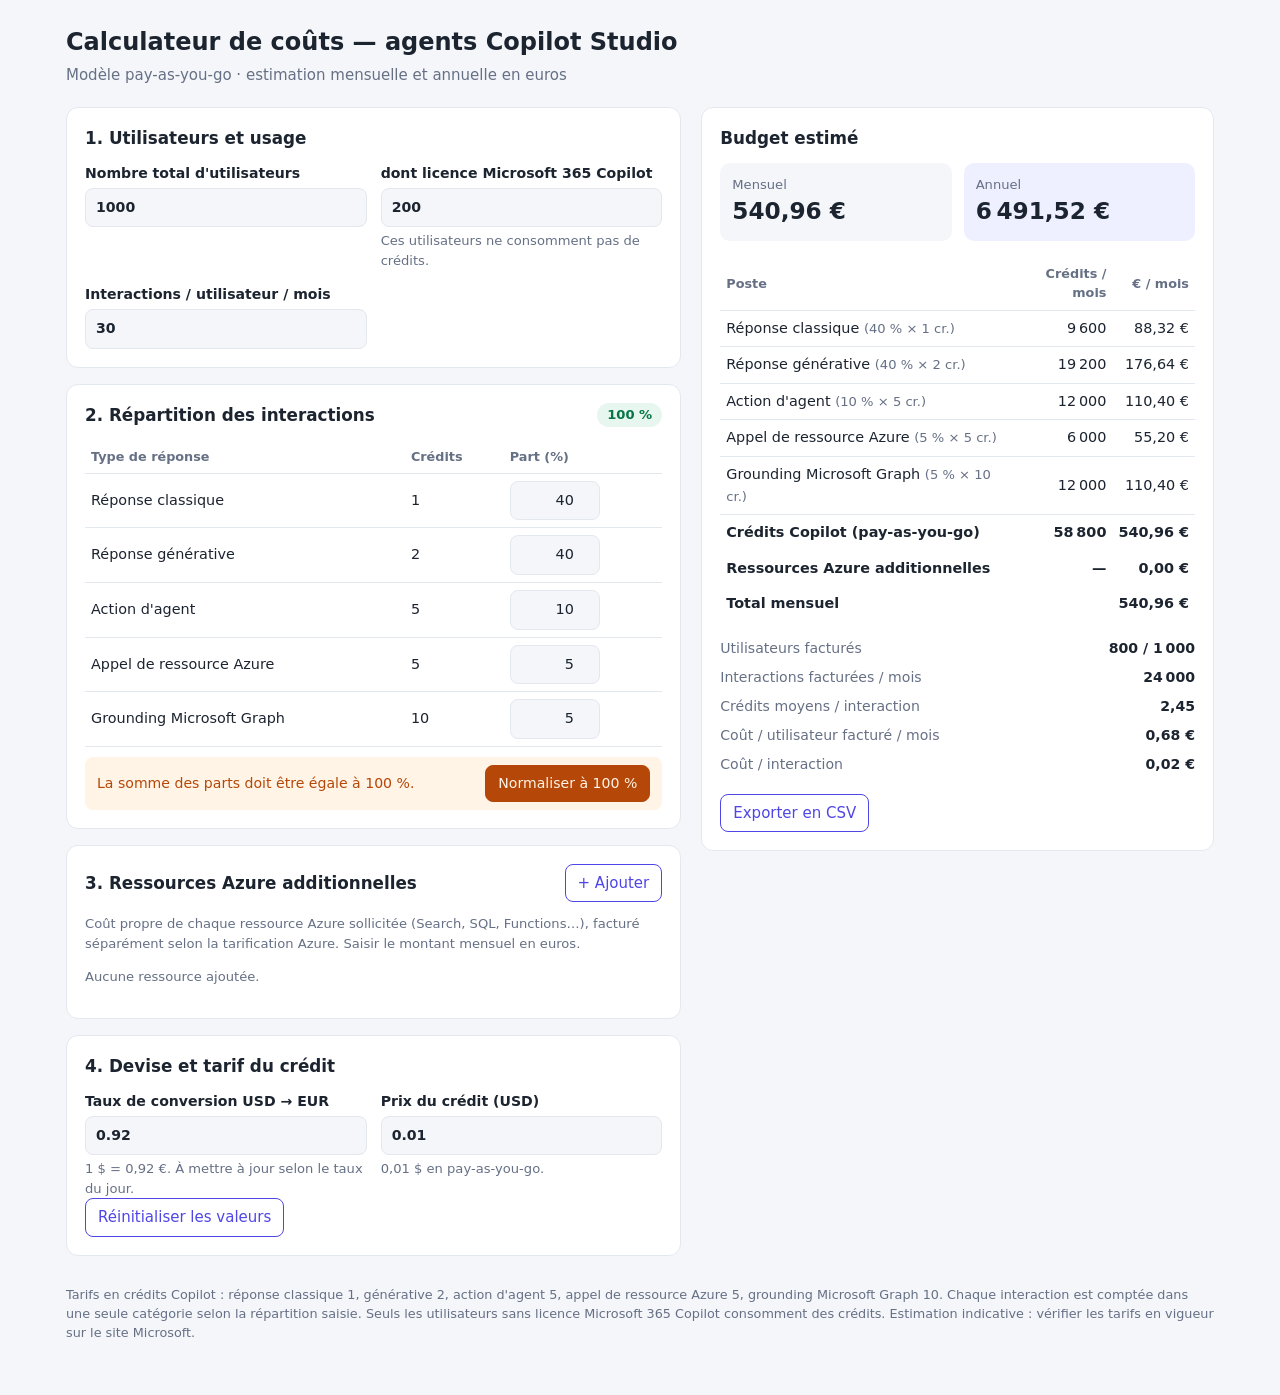
<file: copilot-calculator/calculateur-copilot-studio.html>
<!DOCTYPE html>
<html lang="fr">
<head>
<meta charset="UTF-8">
<meta name="viewport" content="width=device-width, initial-scale=1.0">
<title>Calculateur de coûts Copilot Studio</title>
<style>
:root{--bg:#f4f6fa;--card:#fff;--text:#1c2430;--muted:#667085;--line:#e3e8ef;--accent:#4f46e5;--accent-soft:#eef0ff;--warn:#b54708;--warn-bg:#fff4e5;--ok:#067647;--ok-bg:#e7f6ee}
@media (prefers-color-scheme:dark){:root{--bg:#0f1420;--card:#171d2c;--text:#e8ecf4;--muted:#98a2b3;--line:#2a3347;--accent:#8b87ff;--accent-soft:#232a48;--warn:#fdb022;--warn-bg:#3a2b10;--ok:#47cd89;--ok-bg:#12332a}}
*{box-sizing:border-box}
body{margin:0;background:var(--bg);color:var(--text);font:15px/1.5 system-ui,-apple-system,"Segoe UI",Roboto,sans-serif}
.page{max-width:1180px;margin:0 auto;padding:24px 16px 40px}
h1{font-size:1.5rem;margin:0}h2{font-size:1.05rem;margin:0 0 12px}
.subtitle{color:var(--muted);margin:4px 0 20px}
.layout{display:grid;grid-template-columns:minmax(0,1.2fr) minmax(0,1fr);gap:20px;align-items:start}
@media (max-width:900px){.layout{grid-template-columns:1fr}}
.card{background:var(--card);border:1px solid var(--line);border-radius:12px;padding:18px;margin-bottom:16px}
.sticky{position:sticky;top:16px}
@media (max-width:900px){.sticky{position:static}}
.card-head{display:flex;justify-content:space-between;align-items:center;gap:8px;margin-bottom:12px}
.card-head h2{margin:0}
.grid{display:grid;grid-template-columns:repeat(auto-fit,minmax(200px,1fr));gap:14px}
label{display:flex;flex-direction:column;gap:4px;font-weight:600;font-size:.88rem}
small,.help,.empty{color:var(--muted);font-weight:400;font-size:.82rem}
.help{margin:0 0 10px}
input{font:inherit;padding:8px 10px;border:1px solid var(--line);border-radius:8px;background:var(--bg);color:var(--text);width:100%}
input:focus{outline:2px solid var(--accent);outline-offset:1px}
input.invalid{border-color:var(--warn)}
button{font:inherit;cursor:pointer;border-radius:8px;border:1px solid var(--accent);background:var(--accent);color:#fff;padding:7px 12px}
button.secondary{background:transparent;color:var(--accent)}
button:hover{opacity:.9}
table{width:100%;border-collapse:collapse}
th,td{text-align:left;padding:7px 6px;border-bottom:1px solid var(--line);font-size:.9rem}
th{color:var(--muted);font-weight:600;font-size:.8rem}
td.num,th.num,.breakdown td:not(:first-child),.breakdown th:not(:first-child){text-align:right;font-variant-numeric:tabular-nums}
.types input{width:90px;text-align:right}
.badge{background:var(--ok-bg);color:var(--ok);border-radius:99px;padding:2px 10px;font-size:.82rem;font-weight:600}
.badge.bad{background:var(--warn-bg);color:var(--warn)}
.warning{background:var(--warn-bg);color:var(--warn);border-radius:8px;padding:8px 12px;margin-top:10px;font-size:.88rem;display:flex;justify-content:space-between;gap:8px;align-items:center;flex-wrap:wrap}
.warning button{background:var(--warn);border-color:var(--warn);color:var(--warn-bg)}
.azure-row{display:grid;grid-template-columns:1fr 140px auto;gap:8px;margin-bottom:8px}
.azure-row button{background:transparent;color:var(--warn);border-color:var(--line)}
@media (max-width:480px){.azure-row{grid-template-columns:1fr 1fr}.azure-row button{grid-column:1/-1}}
.kpis{display:grid;grid-template-columns:1fr 1fr;gap:12px;margin-bottom:16px}
.kpi{background:var(--bg);border-radius:10px;padding:12px}
.kpi.main{background:var(--accent-soft)}
.kpi span{display:block;color:var(--muted);font-size:.82rem}
.kpi strong{font-size:1.45rem;font-variant-numeric:tabular-nums;word-break:break-word}
.breakdown{margin-bottom:12px}
.breakdown tfoot td{font-weight:700;border-bottom:0}
.stats{margin:0 0 14px}
.stats div{display:flex;justify-content:space-between;gap:8px;padding:4px 0;font-size:.88rem}
.stats dt{color:var(--muted)}.stats dd{margin:0;font-weight:600;font-variant-numeric:tabular-nums}
footer{color:var(--muted);font-size:.8rem;margin-top:8px}
</style>
</head>
<body>
<div class="page">
  <header>
    <h1>Calculateur de coûts — agents Copilot Studio</h1>
    <p class="subtitle">Modèle pay-as-you-go · estimation mensuelle et annuelle en euros</p>
  </header>

  <div class="layout">
    <div class="inputs">
      <section class="card">
        <h2>1. Utilisateurs et usage</h2>
        <div class="grid">
          <label>Nombre total d'utilisateurs
            <input type="number" id="totalUsers" min="0" step="1">
          </label>
          <label>dont licence Microsoft 365 Copilot
            <input type="number" id="licensedUsers" min="0" step="1">
            <small id="licenseHint">Ces utilisateurs ne consomment pas de crédits.</small>
          </label>
          <label>Interactions / utilisateur / mois
            <input type="number" id="interactions" min="0" step="1">
          </label>
        </div>
      </section>

      <section class="card">
        <div class="card-head">
          <h2>2. Répartition des interactions</h2>
          <span id="pctBadge" class="badge">100 %</span>
        </div>
        <table class="types">
          <thead><tr><th>Type de réponse</th><th>Crédits</th><th>Part (%)</th></tr></thead>
          <tbody id="typesBody"></tbody>
        </table>
        <div id="pctWarning" class="warning" hidden>
          La somme des parts doit être égale à 100 %.
          <button type="button" id="normalize">Normaliser à 100 %</button>
        </div>
      </section>

      <section class="card">
        <div class="card-head">
          <h2>3. Ressources Azure additionnelles</h2>
          <button type="button" id="addAzure" class="secondary">+ Ajouter</button>
        </div>
        <p class="help">Coût propre de chaque ressource Azure sollicitée (Search, SQL, Functions…), facturé séparément selon la tarification Azure. Saisir le montant mensuel en euros.</p>
        <div id="azureList"></div>
        <p class="empty" id="azureEmpty">Aucune ressource ajoutée.</p>
      </section>

      <section class="card">
        <h2>4. Devise et tarif du crédit</h2>
        <div class="grid">
          <label>Taux de conversion USD → EUR
            <input type="number" id="usdToEur" min="0" step="0.0001">
            <small>1 $ = <span id="fxShow"></span> €. À mettre à jour selon le taux du jour.</small>
          </label>
          <label>Prix du crédit (USD)
            <input type="number" id="creditPrice" min="0" step="0.001">
            <small>0,01 $ en pay-as-you-go.</small>
          </label>
        </div>
        <button type="button" id="reset" class="secondary">Réinitialiser les valeurs</button>
      </section>
    </div>

    <aside class="results">
      <section class="card sticky">
        <h2>Budget estimé</h2>
        <div class="kpis">
          <div class="kpi"><span>Mensuel</span><strong id="monthly">—</strong></div>
          <div class="kpi main"><span>Annuel</span><strong id="annual">—</strong></div>
        </div>

        <table class="breakdown">
          <thead><tr><th>Poste</th><th>Crédits / mois</th><th>€ / mois</th></tr></thead>
          <tbody id="breakdownBody"></tbody>
          <tfoot id="breakdownFoot"></tfoot>
        </table>

        <dl class="stats">
          <div><dt>Utilisateurs facturés</dt><dd id="sBillable"></dd></div>
          <div><dt>Interactions facturées / mois</dt><dd id="sInteractions"></dd></div>
          <div><dt>Crédits moyens / interaction</dt><dd id="sAvg"></dd></div>
          <div><dt>Coût / utilisateur facturé / mois</dt><dd id="sPerUser"></dd></div>
          <div><dt>Coût / interaction</dt><dd id="sPerInter"></dd></div>
        </dl>
        <button type="button" id="exportCsv" class="secondary">Exporter en CSV</button>
      </section>
    </aside>
  </div>

  <footer>
    <p>Tarifs en crédits Copilot : réponse classique 1, générative 2, action d'agent 5, appel de ressource Azure 5, grounding Microsoft Graph 10. Chaque interaction est comptée dans une seule catégorie selon la répartition saisie. Seuls les utilisateurs sans licence Microsoft 365 Copilot consomment des crédits. Estimation indicative : vérifier les tarifs en vigueur sur le site Microsoft.</p>
  </footer>
</div>
<script>
/* Logique de calcul pure (utilisable dans le navigateur et sous Node pour les tests). */
(function (root) {
  "use strict";

  // Tarifs officiels Microsoft en crédits Copilot (Copilot Studio, pay-as-you-go).
  const DEFAULT_TYPES = [
    { id: "classic", label: "Réponse classique", credits: 1, pct: 40 },
    { id: "generative", label: "Réponse générative", credits: 2, pct: 40 },
    { id: "action", label: "Action d'agent", credits: 5, pct: 10 },
    { id: "azure", label: "Appel de ressource Azure", credits: 5, pct: 5 },
    { id: "graph", label: "Grounding Microsoft Graph", credits: 10, pct: 5 },
  ];
  const DEFAULTS = {
    totalUsers: 1000,
    licensedUsers: 200,
    interactions: 30,
    creditPriceUsd: 0.01,
    usdToEur: 0.92,
    types: DEFAULT_TYPES,
  };

  const num = (v) => (Number.isFinite(+v) && +v > 0 ? +v : 0);

  /**
   * @param {object} p
   * @param {number} p.totalUsers
   * @param {number} p.licensedUsers  utilisateurs M365 Copilot (0 crédit)
   * @param {number} p.interactions   interactions / utilisateur / mois
   * @param {Array<{id,label,credits,pct}>} p.types  pct en % (somme attendue = 100)
   * @param {number} p.creditPriceUsd
   * @param {number} p.usdToEur
   * @param {Array<{name,monthlyEur}>} [p.azureResources]  coûts Azure séparés, en EUR / mois
   */
  function compute(p) {
    const total = num(p.totalUsers);
    const licensed = Math.min(num(p.licensedUsers), total);
    const billable = total - licensed;
    const perUser = num(p.interactions);
    const price = num(p.creditPriceUsd);
    const fx = num(p.usdToEur);

    const pctSum = p.types.reduce((s, t) => s + num(t.pct), 0);
    const interactionsBilled = billable * perUser; // interactions des utilisateurs sans licence

    const lines = p.types.map((t) => {
      const share = num(t.pct) / 100;
      const interactions = interactionsBilled * share;
      const credits = interactions * num(t.credits);
      const usd = credits * price;
      return { id: t.id, label: t.label, pct: num(t.pct), unitCredits: num(t.credits), interactions, credits, usd, eur: usd * fx };
    });

    const credits = lines.reduce((s, l) => s + l.credits, 0);
    const copilotUsd = credits * price;
    const copilotEur = copilotUsd * fx;
    const azureEur = (p.azureResources || []).reduce((s, r) => s + num(r.monthlyEur), 0);
    const monthlyEur = copilotEur + azureEur;

    return {
      billableUsers: billable,
      licensedUsers: licensed,
      pctSum,
      pctValid: Math.abs(pctSum - 100) < 1e-6,
      interactionsBilled,
      lines,
      creditsMonthly: credits,
      creditsAnnual: credits * 12,
      copilotUsdMonthly: copilotUsd,
      copilotEurMonthly: copilotEur,
      copilotEurAnnual: copilotEur * 12,
      azureEurMonthly: azureEur,
      azureEurAnnual: azureEur * 12,
      monthlyEur,
      annualEur: monthlyEur * 12,
      avgCreditsPerInteraction: interactionsBilled ? credits / interactionsBilled : 0,
      costPerBillableUserEur: billable ? monthlyEur / billable : 0,
      costPerInteractionEur: interactionsBilled ? monthlyEur / interactionsBilled : 0,
    };
  }

  const api = { compute, DEFAULTS, DEFAULT_TYPES };
  if (typeof module !== "undefined" && module.exports) module.exports = api;
  else root.CopilotCalc = api;
})(typeof window !== "undefined" ? window : globalThis);
</script>
<script>
(function () {
  "use strict";
  const { compute, DEFAULTS } = window.CopilotCalc;
  const $ = (id) => document.getElementById(id);
  const STORE = "copilot-calc-v1";

  const state = JSON.parse(JSON.stringify(DEFAULTS));
  state.azureResources = [];

  try {
    const saved = JSON.parse(localStorage.getItem(STORE));
    if (saved && typeof saved === "object") {
      for (const k of ["totalUsers", "licensedUsers", "interactions", "creditPriceUsd", "usdToEur"]) {
        if (Number.isFinite(+saved[k])) state[k] = +saved[k];
      }
      if (Array.isArray(saved.types)) {
        state.types.forEach((t) => {
          const s = saved.types.find((x) => x.id === t.id);
          if (s) { t.pct = +s.pct || 0; t.credits = Number.isFinite(+s.credits) ? +s.credits : t.credits; }
        });
      }
      if (Array.isArray(saved.azureResources)) {
        state.azureResources = saved.azureResources.map((r) => ({ name: String(r.name || ""), monthlyEur: +r.monthlyEur || 0 }));
      }
    }
  } catch (e) { /* stockage indisponible : valeurs par défaut */ }

  const fmtEur = new Intl.NumberFormat("fr-FR", { style: "currency", currency: "EUR", maximumFractionDigits: 2 });
  const fmtInt = new Intl.NumberFormat("fr-FR", { maximumFractionDigits: 0 });
  const fmtDec = new Intl.NumberFormat("fr-FR", { maximumFractionDigits: 2 });
  const eur = (v) => fmtEur.format(v);

  function persist() {
    try { localStorage.setItem(STORE, JSON.stringify(state)); } catch (e) { /* ignore */ }
  }

  // --- Construction des champs -------------------------------------------------
  function bindNumber(id, key) {
    const el = $(id);
    el.value = state[key];
    el.addEventListener("input", () => {
      state[key] = el.value === "" ? 0 : Math.max(0, parseFloat(el.value) || 0);
      render();
    });
  }
  bindNumber("totalUsers", "totalUsers");
  bindNumber("licensedUsers", "licensedUsers");
  bindNumber("interactions", "interactions");
  bindNumber("usdToEur", "usdToEur");
  bindNumber("creditPrice", "creditPriceUsd");

  const typesBody = $("typesBody");
  state.types.forEach((t) => {
    const tr = document.createElement("tr");
    tr.innerHTML = `<td>${t.label}</td><td>${t.credits}</td><td><input type="number" min="0" max="100" step="0.1" aria-label="Part ${t.label}"></td>`;
    const input = tr.querySelector("input");
    input.value = t.pct;
    input.addEventListener("input", () => {
      t.pct = input.value === "" ? 0 : Math.max(0, parseFloat(input.value) || 0);
      render();
    });
    t._input = input;
    typesBody.appendChild(tr);
  });

  $("normalize").addEventListener("click", () => {
    const sum = state.types.reduce((s, t) => s + t.pct, 0);
    if (sum <= 0) { state.types.forEach((t, i) => (t.pct = i === 0 ? 100 : 0)); }
    else state.types.forEach((t) => (t.pct = Math.round((t.pct / sum) * 1000) / 10));
    // corrige l'arrondi sur la plus grande part pour retomber exactement sur 100
    const diff = Math.round((100 - state.types.reduce((s, t) => s + t.pct, 0)) * 10) / 10;
    const big = state.types.reduce((a, b) => (b.pct > a.pct ? b : a));
    big.pct = Math.round((big.pct + diff) * 10) / 10;
    state.types.forEach((t) => (t._input.value = t.pct));
    render();
  });

  // --- Ressources Azure ---------------------------------------------------------
  function renderAzure() {
    const list = $("azureList");
    list.innerHTML = "";
    state.azureResources.forEach((r, i) => {
      const row = document.createElement("div");
      row.className = "azure-row";
      row.innerHTML = `<input type="text" placeholder="Nom de la ressource (ex. Azure AI Search)" aria-label="Nom">
        <input type="number" min="0" step="0.01" placeholder="€ / mois" aria-label="Montant mensuel en euros">
        <button type="button" aria-label="Supprimer">Supprimer</button>`;
      const [name, amount] = row.querySelectorAll("input");
      name.value = r.name; amount.value = r.monthlyEur || "";
      name.addEventListener("input", () => { r.name = name.value; render(false); });
      amount.addEventListener("input", () => { r.monthlyEur = Math.max(0, parseFloat(amount.value) || 0); render(false); });
      row.querySelector("button").addEventListener("click", () => { state.azureResources.splice(i, 1); renderAzure(); render(); });
      list.appendChild(row);
    });
    $("azureEmpty").hidden = state.azureResources.length > 0;
  }
  $("addAzure").addEventListener("click", () => {
    state.azureResources.push({ name: "", monthlyEur: 0 });
    renderAzure();
    const inputs = $("azureList").querySelectorAll("input[type=text]");
    inputs[inputs.length - 1].focus();
    render();
  });

  $("reset").addEventListener("click", () => {
    if (!confirm("Réinitialiser toutes les valeurs ?")) return;
    try { localStorage.removeItem(STORE); } catch (e) { /* ignore */ }
    location.reload();
  });

  // --- Rendu des résultats ------------------------------------------------------
  let last;
  function render() {
    const r = (last = compute(state));
    persist();

    $("fxShow").textContent = fmtDec.format(state.usdToEur);
    const over = state.licensedUsers > state.totalUsers;
    $("licensedUsers").classList.toggle("invalid", over);
    $("licenseHint").textContent = over
      ? `Supérieur au total : limité à ${fmtInt.format(state.totalUsers)}.`
      : "Ces utilisateurs ne consomment pas de crédits.";

    const badge = $("pctBadge");
    badge.textContent = `${fmtDec.format(r.pctSum)} %`;
    badge.classList.toggle("bad", !r.pctValid);
    $("pctWarning").hidden = r.pctValid;

    $("monthly").textContent = eur(r.monthlyEur);
    $("annual").textContent = eur(r.annualEur);

    $("breakdownBody").innerHTML = r.lines.map((l) =>
      `<tr><td>${l.label} <small>(${fmtDec.format(l.pct)} % × ${l.unitCredits} cr.)</small></td><td>${fmtInt.format(l.credits)}</td><td>${eur(l.eur)}</td></tr>`).join("");
    $("breakdownFoot").innerHTML =
      `<tr><td>Crédits Copilot (pay-as-you-go)</td><td>${fmtInt.format(r.creditsMonthly)}</td><td>${eur(r.copilotEurMonthly)}</td></tr>` +
      `<tr><td>Ressources Azure additionnelles</td><td>—</td><td>${eur(r.azureEurMonthly)}</td></tr>` +
      `<tr><td>Total mensuel</td><td></td><td>${eur(r.monthlyEur)}</td></tr>`;

    $("sBillable").textContent = `${fmtInt.format(r.billableUsers)} / ${fmtInt.format(state.totalUsers)}`;
    $("sInteractions").textContent = fmtInt.format(r.interactionsBilled);
    $("sAvg").textContent = fmtDec.format(r.avgCreditsPerInteraction);
    $("sPerUser").textContent = eur(r.costPerBillableUserEur);
    $("sPerInter").textContent = fmtEur.format(r.costPerInteractionEur);
  }

  $("exportCsv").addEventListener("click", () => {
    const r = last, q = (s) => `"${String(s).replace(/"/g, '""')}"`;
    const rows = [["Poste", "Part %", "Crédits unitaires", "Interactions/mois", "Crédits/mois", "EUR/mois", "EUR/an"]];
    r.lines.forEach((l) => rows.push([q(l.label), l.pct, l.unitCredits, Math.round(l.interactions), Math.round(l.credits), l.eur.toFixed(2), (l.eur * 12).toFixed(2)]));
    state.azureResources.forEach((a) => rows.push([q("Azure : " + (a.name || "sans nom")), "", "", "", "", a.monthlyEur.toFixed(2), (a.monthlyEur * 12).toFixed(2)]));
    rows.push([q("TOTAL"), "", "", "", Math.round(r.creditsMonthly), r.monthlyEur.toFixed(2), r.annualEur.toFixed(2)]);
    rows.push([], [q("Taux USD->EUR"), state.usdToEur], [q("Prix du crédit (USD)"), state.creditPriceUsd]);
    const blob = new Blob(["﻿" + rows.map((x) => x.join(";")).join("\n")], { type: "text/csv;charset=utf-8" });
    const a = document.createElement("a");
    a.href = URL.createObjectURL(blob);
    a.download = "estimation-copilot-studio.csv";
    a.click();
    URL.revokeObjectURL(a.href);
  });

  renderAzure();
  render();
})();
</script>
</body>
</html>
</file>
<file: copilot-calculator/style.css>
:root{--bg:#f4f6fa;--card:#fff;--text:#1c2430;--muted:#667085;--line:#e3e8ef;--accent:#4f46e5;--accent-soft:#eef0ff;--warn:#b54708;--warn-bg:#fff4e5;--ok:#067647;--ok-bg:#e7f6ee}
@media (prefers-color-scheme:dark){:root{--bg:#0f1420;--card:#171d2c;--text:#e8ecf4;--muted:#98a2b3;--line:#2a3347;--accent:#8b87ff;--accent-soft:#232a48;--warn:#fdb022;--warn-bg:#3a2b10;--ok:#47cd89;--ok-bg:#12332a}}
*{box-sizing:border-box}
body{margin:0;background:var(--bg);color:var(--text);font:15px/1.5 system-ui,-apple-system,"Segoe UI",Roboto,sans-serif}
.page{max-width:1180px;margin:0 auto;padding:24px 16px 40px}
h1{font-size:1.5rem;margin:0}h2{font-size:1.05rem;margin:0 0 12px}
.subtitle{color:var(--muted);margin:4px 0 20px}
.layout{display:grid;grid-template-columns:minmax(0,1.2fr) minmax(0,1fr);gap:20px;align-items:start}
@media (max-width:900px){.layout{grid-template-columns:1fr}}
.card{background:var(--card);border:1px solid var(--line);border-radius:12px;padding:18px;margin-bottom:16px}
.sticky{position:sticky;top:16px}
@media (max-width:900px){.sticky{position:static}}
.card-head{display:flex;justify-content:space-between;align-items:center;gap:8px;margin-bottom:12px}
.card-head h2{margin:0}
.grid{display:grid;grid-template-columns:repeat(auto-fit,minmax(200px,1fr));gap:14px}
label{display:flex;flex-direction:column;gap:4px;font-weight:600;font-size:.88rem}
small,.help,.empty{color:var(--muted);font-weight:400;font-size:.82rem}
.help{margin:0 0 10px}
input{font:inherit;padding:8px 10px;border:1px solid var(--line);border-radius:8px;background:var(--bg);color:var(--text);width:100%}
input:focus{outline:2px solid var(--accent);outline-offset:1px}
input.invalid{border-color:var(--warn)}
button{font:inherit;cursor:pointer;border-radius:8px;border:1px solid var(--accent);background:var(--accent);color:#fff;padding:7px 12px}
button.secondary{background:transparent;color:var(--accent)}
button:hover{opacity:.9}
table{width:100%;border-collapse:collapse}
th,td{text-align:left;padding:7px 6px;border-bottom:1px solid var(--line);font-size:.9rem}
th{color:var(--muted);font-weight:600;font-size:.8rem}
td.num,th.num,.breakdown td:not(:first-child),.breakdown th:not(:first-child){text-align:right;font-variant-numeric:tabular-nums}
.types input{width:90px;text-align:right}
.badge{background:var(--ok-bg);color:var(--ok);border-radius:99px;padding:2px 10px;font-size:.82rem;font-weight:600}
.badge.bad{background:var(--warn-bg);color:var(--warn)}
.warning{background:var(--warn-bg);color:var(--warn);border-radius:8px;padding:8px 12px;margin-top:10px;font-size:.88rem;display:flex;justify-content:space-between;gap:8px;align-items:center;flex-wrap:wrap}
.warning button{background:var(--warn);border-color:var(--warn);color:var(--warn-bg)}
.azure-row{display:grid;grid-template-columns:1fr 140px auto;gap:8px;margin-bottom:8px}
.azure-row button{background:transparent;color:var(--warn);border-color:var(--line)}
@media (max-width:480px){.azure-row{grid-template-columns:1fr 1fr}.azure-row button{grid-column:1/-1}}
.kpis{display:grid;grid-template-columns:1fr 1fr;gap:12px;margin-bottom:16px}
.kpi{background:var(--bg);border-radius:10px;padding:12px}
.kpi.main{background:var(--accent-soft)}
.kpi span{display:block;color:var(--muted);font-size:.82rem}
.kpi strong{font-size:1.45rem;font-variant-numeric:tabular-nums;word-break:break-word}
.breakdown{margin-bottom:12px}
.breakdown tfoot td{font-weight:700;border-bottom:0}
.stats{margin:0 0 14px}
.stats div{display:flex;justify-content:space-between;gap:8px;padding:4px 0;font-size:.88rem}
.stats dt{color:var(--muted)}.stats dd{margin:0;font-weight:600;font-variant-numeric:tabular-nums}
footer{color:var(--muted);font-size:.8rem;margin-top:8px}
</file>
